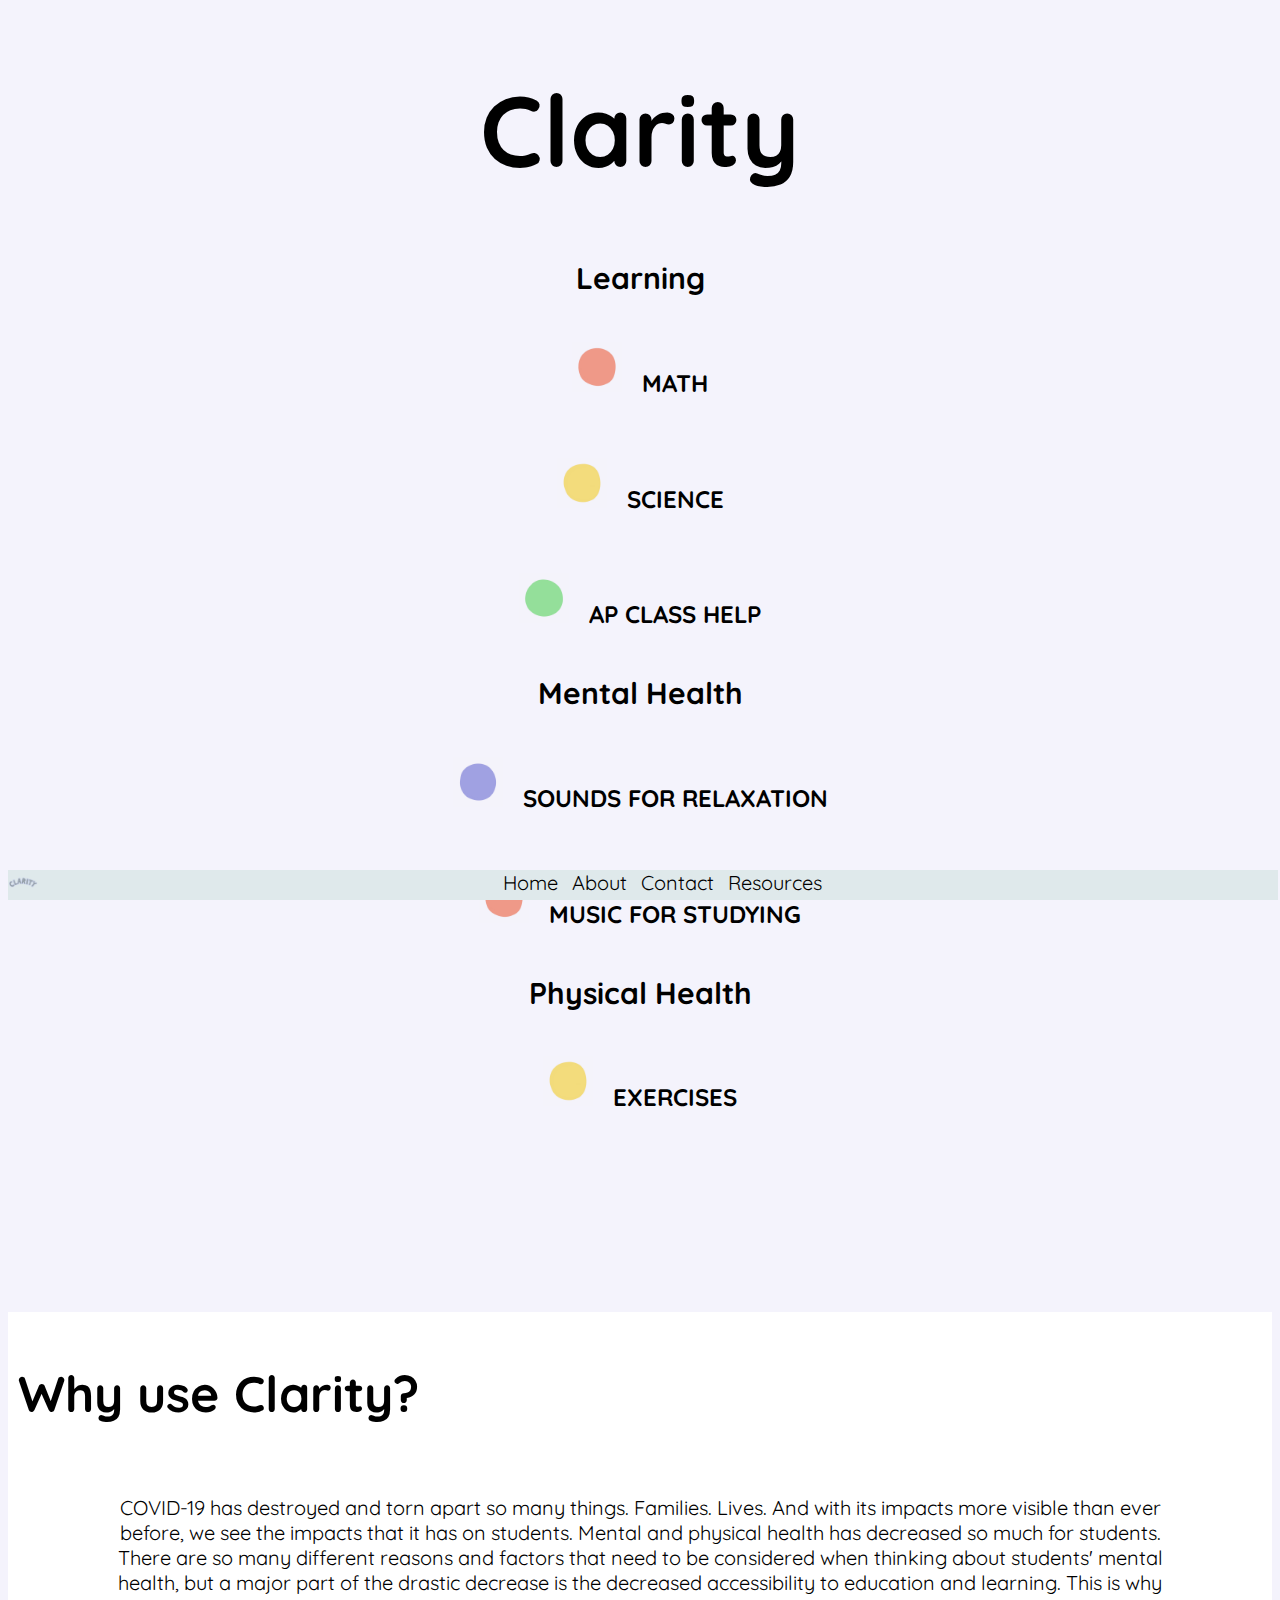
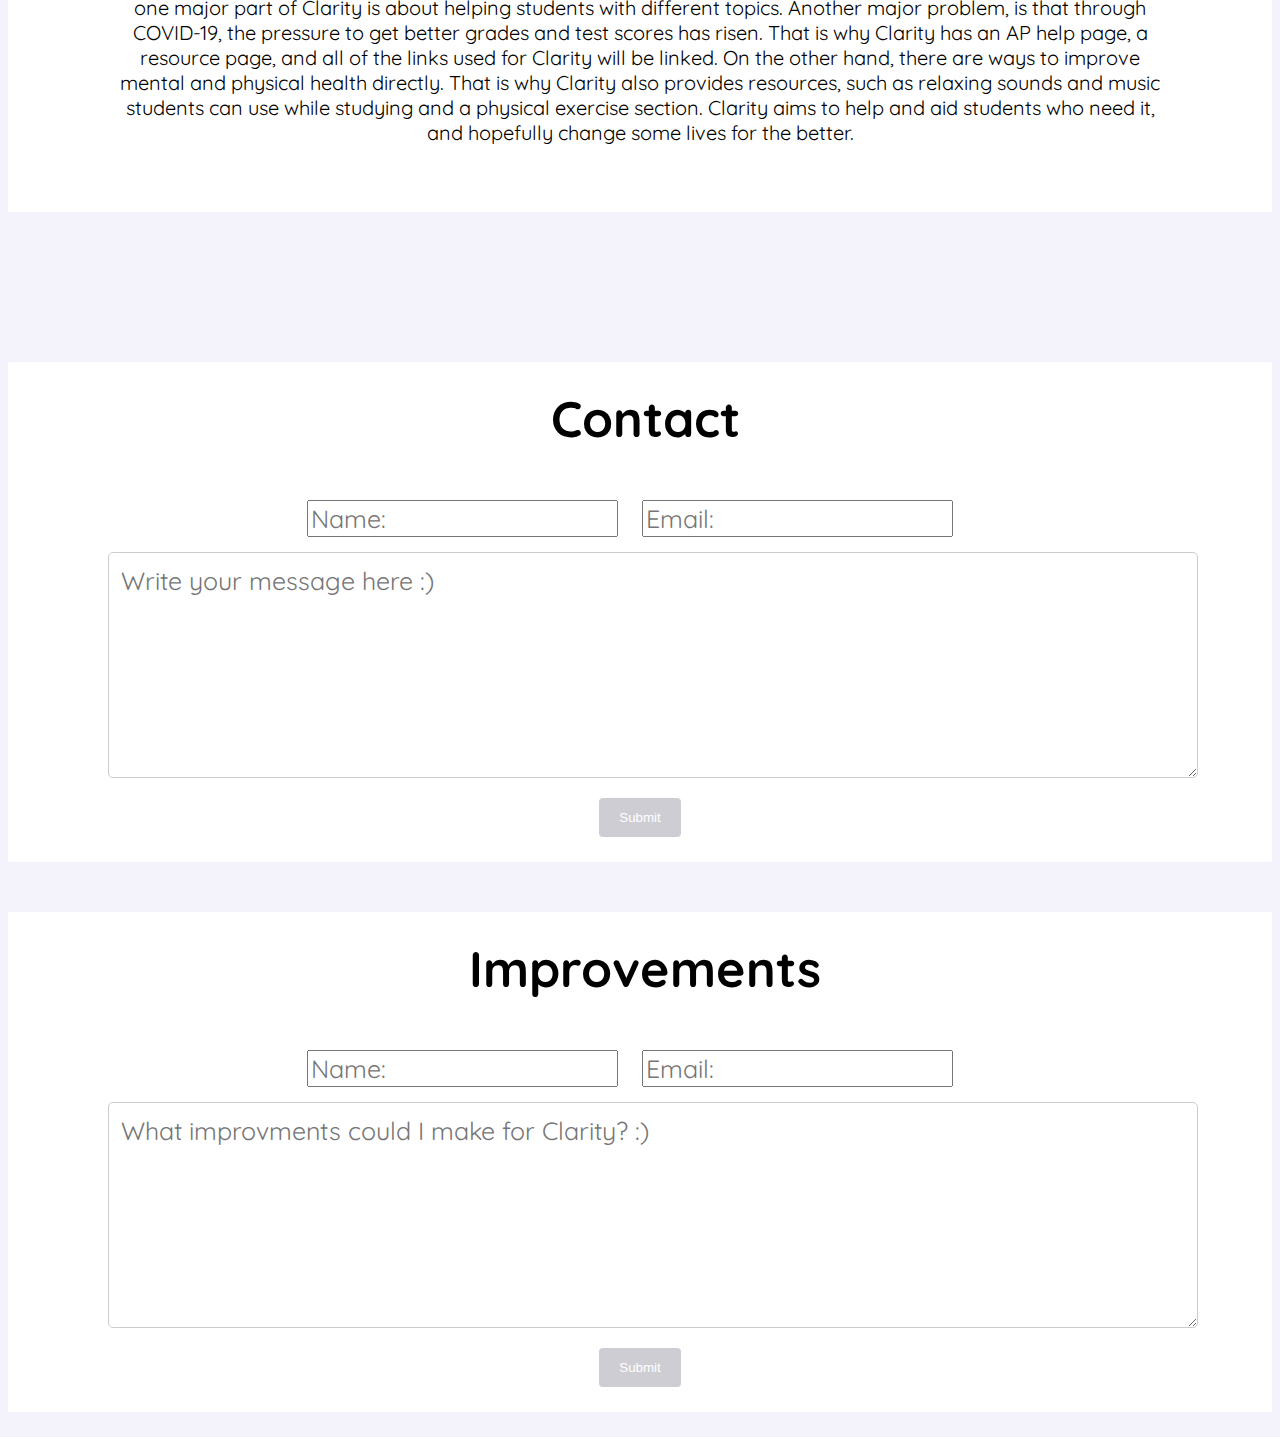
<file: Clarity/index.html>
<!DOCTYPE html>
<html>
	<head>
		<link rel="stylesheet" href="styles.css">
		<script type="module" src="script.js"></script>
		<title>Clarity</title>
		
		<link rel="preconnect" href="https://fonts.gstatic.com">
		<link href="https://fonts.googleapis.com/css2?family=Quicksand:wght@300&display=swap" rel="stylesheet">
		
		<link rel="preconnect" href="https://fonts.gstatic.com">
		<link href="https://fonts.googleapis.com/css2?family=Assistant:wght@200&family=Quicksand:wght@300&display=swap" rel="stylesheet">
		
		<meta name="viewport" content="width=device-width, initial-scale=1.0">
		
	</head>
	<body>
		
		<h1>Clarity</h1>
		
		<h2 id="heading" class="leadings">Learning</h2>
		
		<div class="buttonGroup">
			
			<a href="Math.html">
				<h2 class="options"><input type="image" src="RedDot.jpg" alt="Oops, something went wrong :(" height=50px width=50px>MATH</h2>
			</a>
			
			<br>
			<br>
			
			<a href="Science.html">
				<h2 class="options"><input type="image" src="YellowDot.jpg" alt="Oops, something went wrong :(" height=50px width=50px>SCIENCE</h2>
			</a>
			
			<br>
			<br>
			
			<a href="AP.html">
				<h2 class="options"><input type="image" src="GreenDot.jpg" alt="Oops, something went wrong :(" height=50px width=50px>AP CLASS HELP</h2>
			</a>
			
		</div>
		
		<h2 id="heading" class="leadings">Mental Health</h2>
		
		<div class="mentalHealthGroup">
			
			<a href="sounds.html">
				<h2 class="options"><input type="image" src="PurpleDot.jpg" alt="Oops, something went wrong :(" height=50px width=50px>SOUNDS FOR RELAXATION</h2>
			</a>
			
			<br>
			<br>
			
			<a href="music.html">
				<h2 class="options"><input type="image" src="RedDot.jpg" alt="Oops, something went wrong :(" height=50px width=50px>MUSIC FOR STUDYING</h2>
			</a>
			
		</div>
		
		<h2 id="heading" class="leadings">Physical Health</h2>
		
		<div class="physicalHealthGroup">
			
			<a href="exercises.html">
				<h2 class="options"><input type="image" src="YellowDot.jpg" alt="Oops, something went wrong :(" height=50px width=50px>EXERCISES</h2>
			</a>
			
		</div>
		
		<br>
		<br>
		<br>
		<br>
		<br>
		<br>
		<br>
		<br>
		<br>
		
		<div id="about">
		
			<h3>Why use Clarity?</h3>
			
			<br>
			
			<p>COVID-19 has destroyed and torn apart so many things. Families. Lives. And with its impacts more visible than ever before, we see the impacts that it has on students. Mental and physical health has decreased so much for students. There are so many different reasons and factors that need to be considered when thinking about students' mental health, but a major part of the drastic decrease is the decreased accessibility to education and learning. This is why one major part of Clarity is about helping students with different topics. Another major problem, is that through COVID-19, the pressure to get better grades and test scores has risen. That is why Clarity has an AP help page, a resource page, and all of the links used for Clarity will be linked. On the other hand, there are ways to improve mental and physical health directly. That is why Clarity also provides resources, such as relaxing sounds and music students can use while studying and a physical exercise section. Clarity aims to help and aid students who need it, and hopefully change some lives for the better. </p>
		
		</div>
		
		<br>
		<br>
		<br>
		<br>
		<br>
		
		<div id="contactstuff">
			
			<section id="contactSection">
				<h3 id="contactHeading">Contact</h3>
					<form id="contact" action='/survey/checkout' method='post' enctype="multipart/form-data">
						<input type="name" placeholder='Name:' required>
						<input type="email" placeholder='Email: ' required>
						<textarea placeholder='Write your message here :)' required></textarea>
						<button id="submit">Submit</button>
						<input type='hidden' name='redirecturl' value=''>
						<input type='hidden' name='survey' value='Contact'>
					</form>
			</section>
			
		</div>
		
		<div id="contactstuff">
			<section id="contactSection">
				<h3 id="contactHeading">Improvements</h3>
					<form id="contact" action='/survey/checkout' method='post' enctype="multipart/form-data">
						<input type="name" placeholder='Name:' required>
						<input type="email" placeholder='Email: ' required>
						<textarea placeholder='What improvments could I make for Clarity? :)' required></textarea>
						<button id="submit">Submit</button>
						<input type='hidden' name='redirecturl' value=''>
						<input type='hidden' name='survey' value='Contact'>
					</form>
			</section>
		</div>
		
		<div class="navbar">
			<img id="logoInBar" src="logo.jpg" width=30px height=30px>
			<a href="index.html" class="navigationButton">Home</a>
			<a href="about.html" class="navigationButton">About</a>
			<a href="contact.html" class="navigationButton">Contact</a>
			<a href="resources.html" class="navigationButton">Resources</a>
		</div>
		
	</body>
</html>
</file>
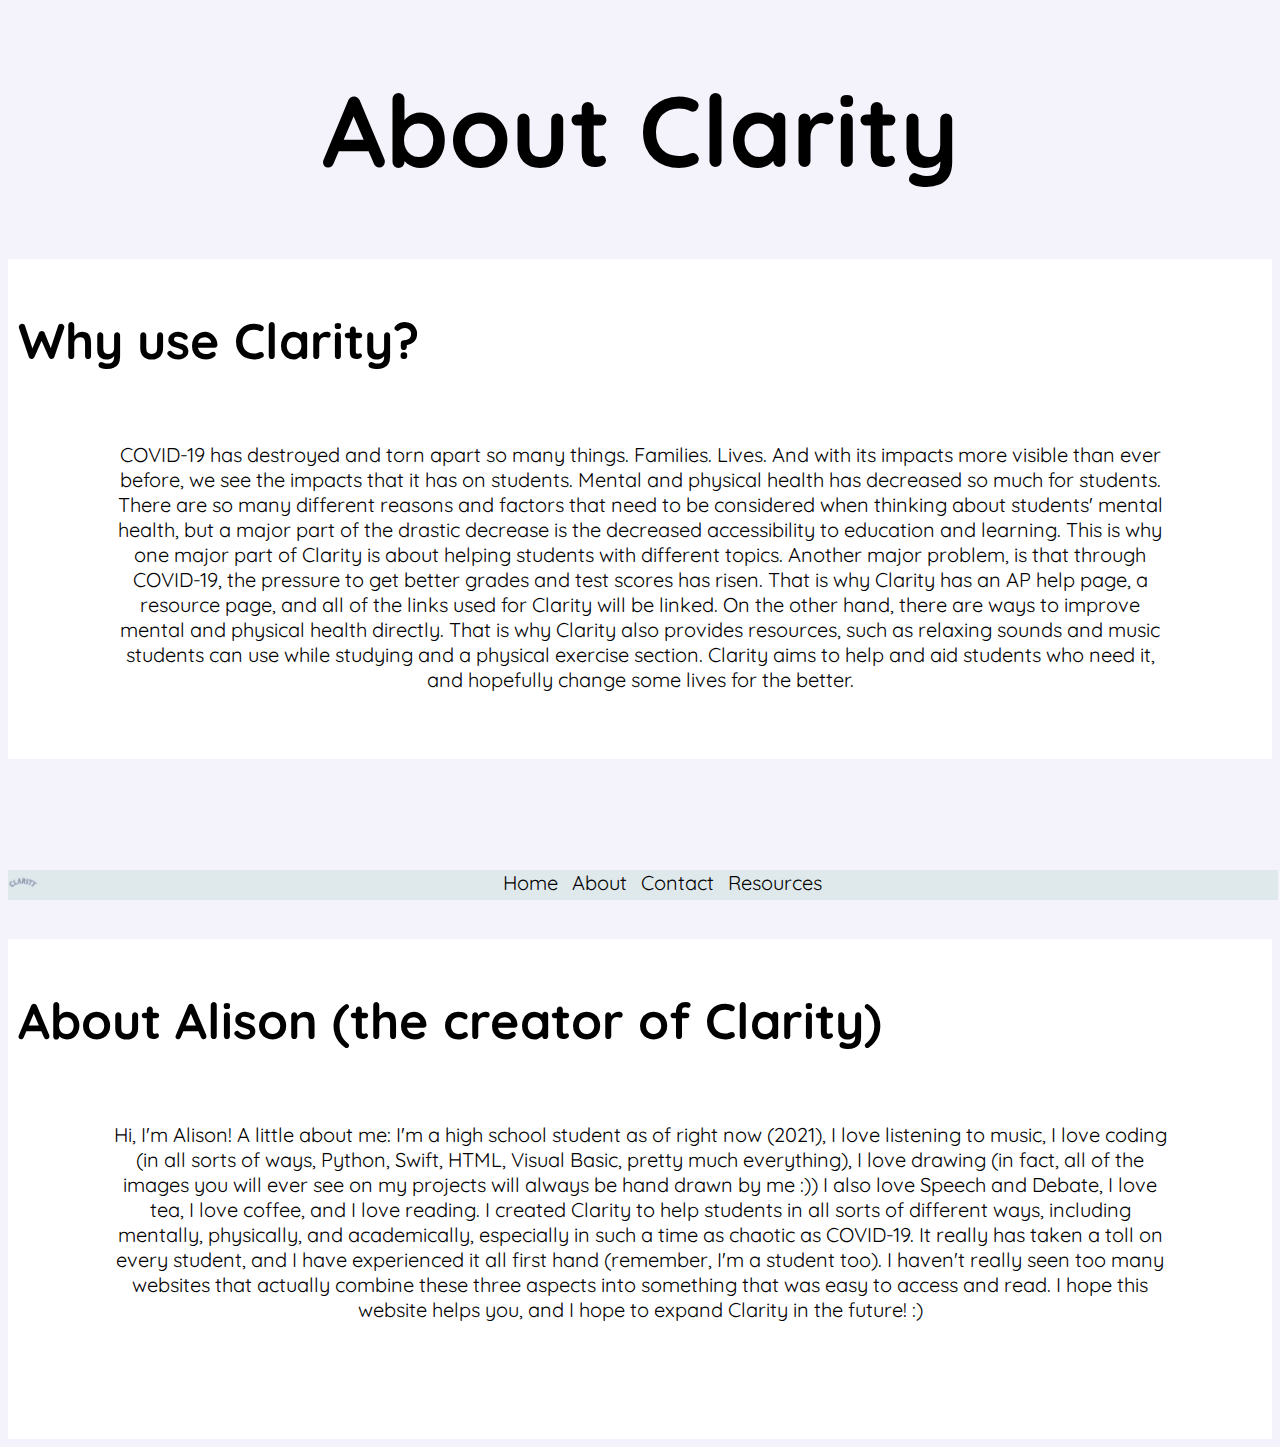
<file: Clarity/about.html>
<!DOCTYPE html>
<html>
	<head>
		
		<link rel="stylesheet" href="styles.css">
		<script type="module" src="script.js"></script>
		<title>About</title>
		
		<link rel="preconnect" href="https://fonts.gstatic.com">
		<link href="https://fonts.googleapis.com/css2?family=Quicksand:wght@300&display=swap" rel="stylesheet">
		
		<link rel="preconnect" href="https://fonts.gstatic.com">
		<link href="https://fonts.googleapis.com/css2?family=Assistant:wght@200&family=Quicksand:wght@300&display=swap" rel="stylesheet">
		
	</head>
	<body>
		
		<h1>About Clarity</h1>
		
		<div id="about">
		
			<h3>Why use Clarity?</h3>
			
			<br>
			
			<p>COVID-19 has destroyed and torn apart so many things. Families. Lives. And with its impacts more visible than ever before, we see the impacts that it has on students. Mental and physical health has decreased so much for students. There are so many different reasons and factors that need to be considered when thinking about students' mental health, but a major part of the drastic decrease is the decreased accessibility to education and learning. This is why one major part of Clarity is about helping students with different topics. Another major problem, is that through COVID-19, the pressure to get better grades and test scores has risen. That is why Clarity has an AP help page, a resource page, and all of the links used for Clarity will be linked. On the other hand, there are ways to improve mental and physical health directly. That is why Clarity also provides resources, such as relaxing sounds and music students can use while studying and a physical exercise section. Clarity aims to help and aid students who need it, and hopefully change some lives for the better. </p>
		
		</div>
		
		<br>
		<br>
		<br>
		<br>
		<br>
		<br>
		<br>
		<br>
		<br>
		
		<div id="about">
		
			<h3>About Alison (the creator of Clarity)</h3>
			
			<br>
			
			<p>Hi, I'm Alison! A little about me: I'm a high school student as of right now (2021), I love listening to music, I love coding (in all sorts of ways, Python, Swift, HTML, Visual Basic, pretty much everything), I love drawing (in fact, all of the images you will ever see on my projects will always be hand drawn by me :)) I also love Speech and Debate, I love tea, I love coffee, and I love reading. I created Clarity to help students in all sorts of different ways, including mentally, physically, and academically, especially in such a time as chaotic as COVID-19. It really has taken a toll on every student, and I have experienced it all first hand (remember, I'm a student too). I haven't really seen too many websites that actually combine these three aspects into something that was easy to access and read. I hope this website helps you, and I hope to expand Clarity in the future! :)</p>
		
		</div>
		
		<div class="navbar">
			<img id="logoInBar" src="logo.jpg" width=30px height=30px>
			<a href="index.html" class="navigationButton">Home</a>
			<a href="about.html" class="navigationButton">About</a>
			<a href="contact.html" class="navigationButton">Contact</a>
			<a href="resources.html" class="navigationButton">Resources</a>
		</div>
		
	</body>
</html>
</file>
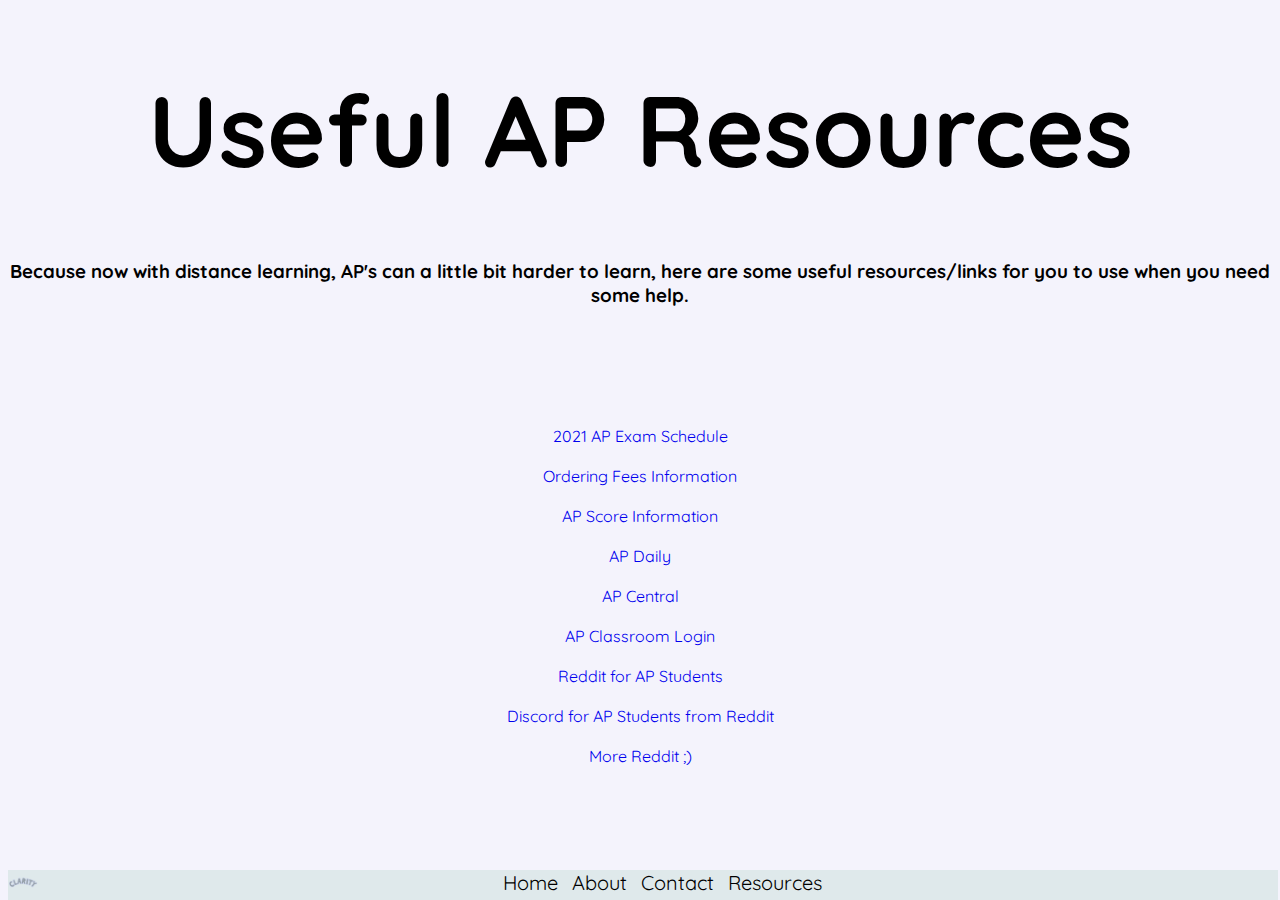
<file: Clarity/AP.html>
<!DOCTYPE html>
<html>
	<head>
		
		<link rel="stylesheet" href="styles.css">
		<script type="module" src="script.js"></script>
		<title>AP Help</title>
		
		<link rel="preconnect" href="https://fonts.gstatic.com">
		<link href="https://fonts.googleapis.com/css2?family=Quicksand:wght@300&display=swap" rel="stylesheet">
		
		<link rel="preconnect" href="https://fonts.gstatic.com">
		<link href="https://fonts.googleapis.com/css2?family=Assistant:wght@200&family=Quicksand:wght@300&display=swap" rel="stylesheet">
		
	</head>
	<body>
		
		<h1>Useful AP Resources</h1>
		
		<div class="buttonGroup">
			
			<h3>Because now with distance learning, AP's can a little bit harder to learn, here are some useful resources/links for you to use when you need some help.</h3>
			
			<br>
			<br>
			<br>
			<br>
			<br>
			
			<a href="https://apcentral.collegeboard.org/exam-administration-ordering-scores/exam-dates">
				2021 AP Exam Schedule</a>
			
			<br>
			<br>
			
			<a href="https://apcentral.collegeboard.org/exam-administration-ordering-scores/ordering-fees">
				Ordering Fees Information</a>
				
			<br>
			<br>
			
			<a href="https://apcentral.collegeboard.org/exam-administration-ordering-scores/scores">AP Score Information</a>
			
			<br>
			<br>
			
			<a href="https://apcentral.collegeboard.org/instructional-resources/ap-daily">AP Daily</a>
			
			<br>
			<br>
			
			<a href="https://apcentral.collegeboard.org/instructional-resources/ap-classroom">AP Central</a>
			
			<br>
			<br>
			
			<a href="https://apstudents.collegeboard.org/">AP Classroom Login</a>
			
			<br>
			<br>
			
			<a href="https://www.reddit.com/r/APStudents/">Reddit for AP Students</a>
			
			<br>
			<br>
			
			<a href="https://discord.com/invite/apstudents">Discord for AP Students from Reddit</a>
			
			<br>
			<br>
			
			<a href="https://www.reddit.com/r/APStudents/wiki/resources">More Reddit ;)</a>
			
		</div>
		
		<div class="navbar">
			<img id="logoInBar" src="logo.jpg" width=30px height=30px>
			<a href="index.html" class="navigationButton">Home</a>
			<a href="about.html" class="navigationButton">About</a>
			<a href="contact.html" class="navigationButton">Contact</a>
			<a href="resources.html" class="navigationButton">Resources</a>
		</div>
		
	</body>
</html>
</file>
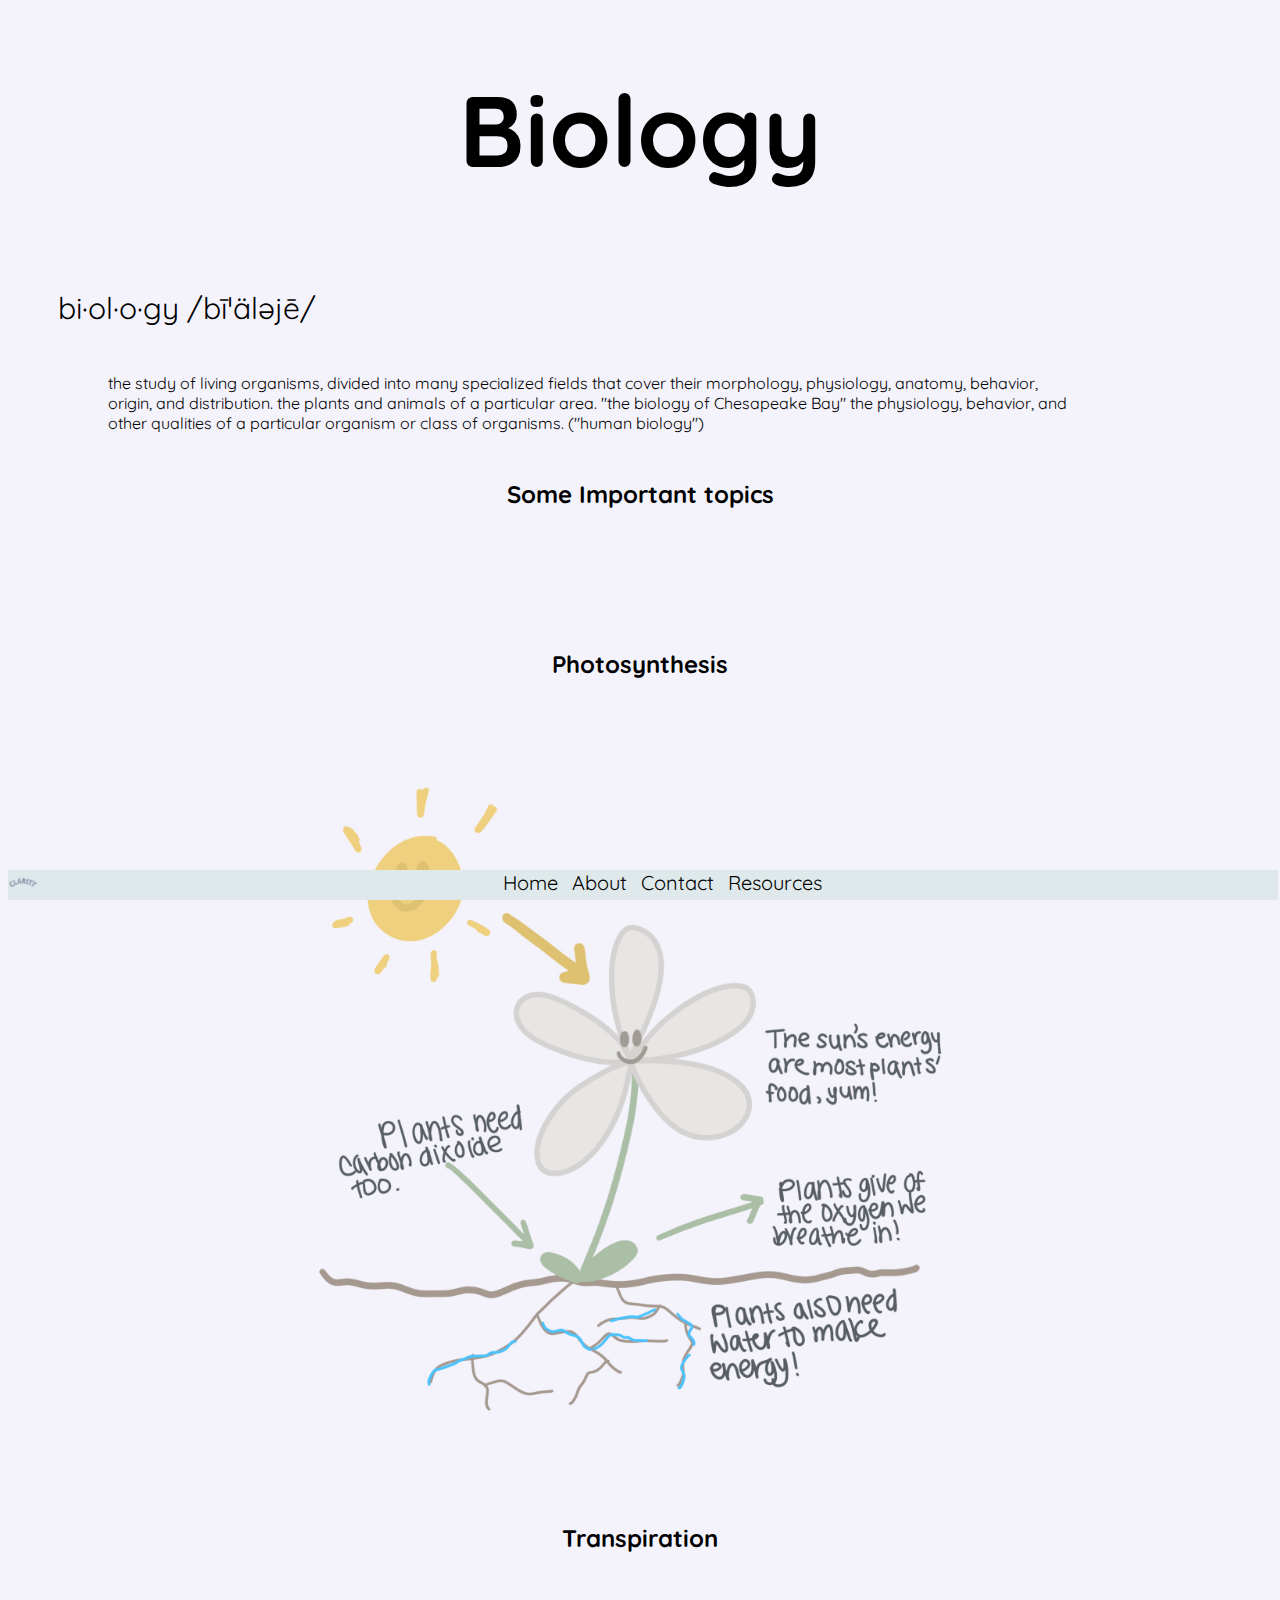
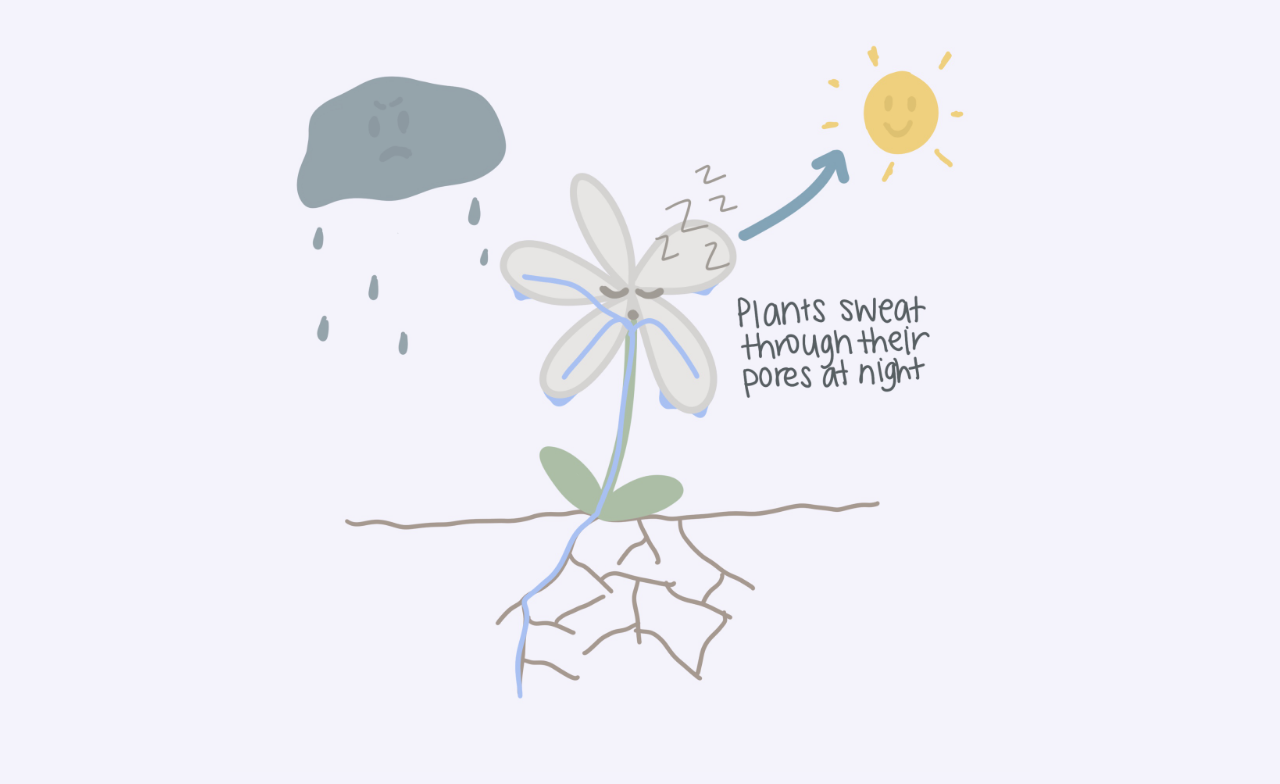
<file: Clarity/biology.html>
<!DOCTYPE html>
<html>

	<head>

		<link rel="stylesheet" href="styles.css">
		<script type="module" src="script.js"></script>
		<title>Biology Help</title>

		<link rel="preconnect" href="https://fonts.gstatic.com">
		<link href="https://fonts.googleapis.com/css2?family=Quicksand:wght@300&display=swap" rel="stylesheet">

		<link rel="preconnect" href="https://fonts.gstatic.com">
		<link href="https://fonts.googleapis.com/css2?family=Assistant:wght@200&family=Quicksand:wght@300&display=swap" rel="stylesheet">

	</head>

	<body>

		<h1 id="heading">Biology</h1>

		<p id="word">bi·ol·o·gy /bīˈäləjē/</p>
		<p id="def">the study of living organisms, divided into many specialized fields that cover their morphology, physiology, anatomy, behavior, origin, and distribution.
			the plants and animals of a particular area.
			"the biology of Chesapeake Bay"
			the physiology, behavior, and other qualities of a particular organism or class of
			organisms. ("human biology")</p>

		<br>
		<br>
		<br>
		<br>
		<br>
		<br>
		<br>
		<br>
		<br>
		<br>
		
		<div>
			
			<h2>Some Important topics</h2>

			<br>
			<br>
			<br>
			<br>
			<br>

			<h2>Photosynthesis</h2>
			
			<a href="https://www.youtube.com/watch?v=uixA8ZXx0KU&vl=en">
				<input type="image" src="photosynthesis.jpg" alt="Oops, something went wrong :(" height=800px width=800px>
				<br>
			</a>
			<h2>Transpiration</h2>
			<a href="https://www.youtube.com/watch?v=DGpPHrLF-5M">
				<input type="image" src="transpiration.jpg" alt="Oops, something went wrong :(" height=800px width=800px>
				<br>
			</a>
		</div>


		<div class="navbar">
			<img id="logoInBar" src="logo.jpg" width=30px height=30px>
			<a href="index.html" class="navigationButton">Home</a>
			<a href="about.html" class="navigationButton">About</a>
			<a href="contact.html" class="navigationButton">Contact</a>
			<a href="resources.html" class="navigationButton">Resources</a>
		</div>

	</body>

</html>
</file>
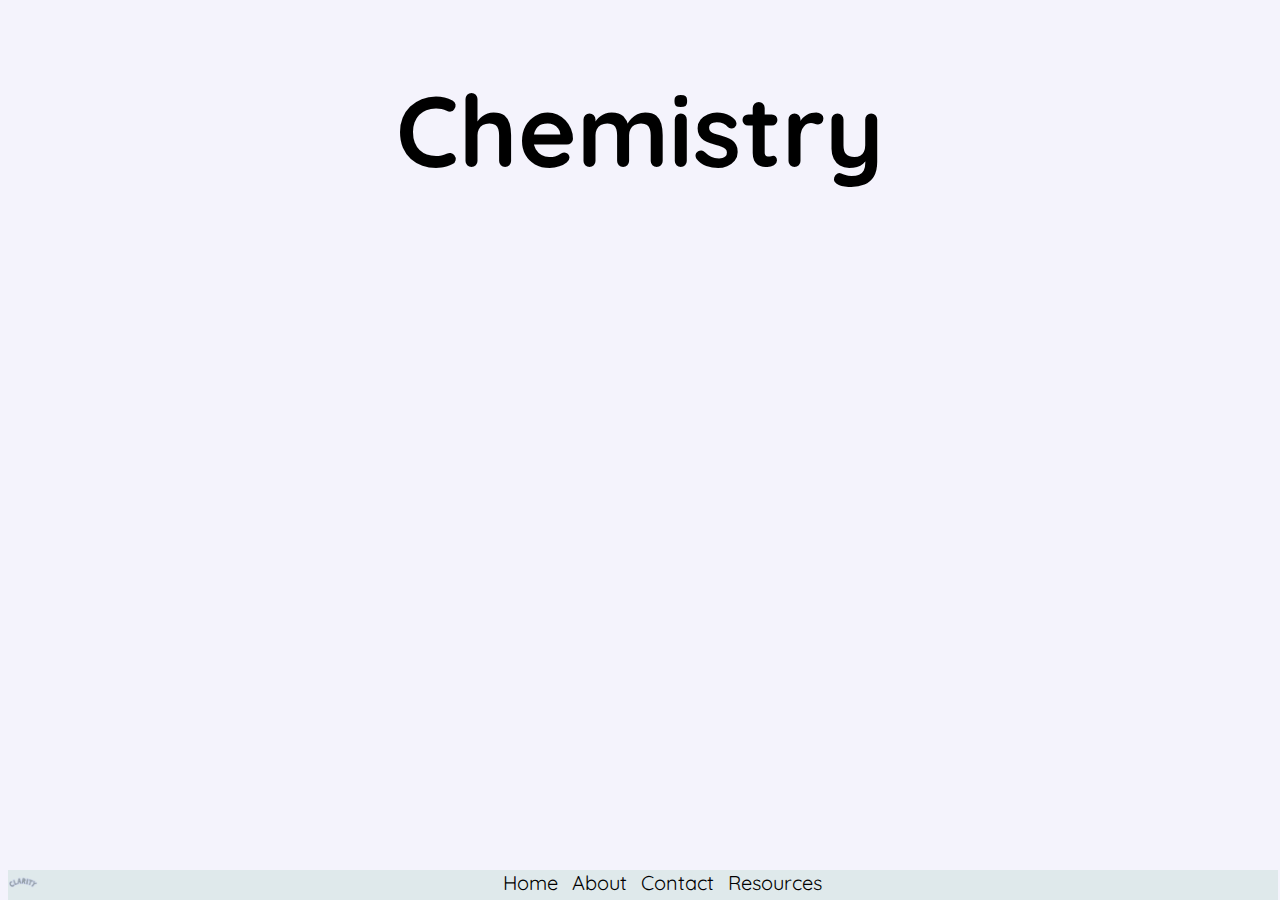
<file: Clarity/chemistry.html>
<!DOCTYPE html>
<html>
	<head>
		
		<link rel="stylesheet" href="styles.css">
		<script type="module" src="script.js"></script>
		<title>Chemistry Help</title>
		
		<link rel="preconnect" href="https://fonts.gstatic.com">
		<link href="https://fonts.googleapis.com/css2?family=Quicksand:wght@300&display=swap" rel="stylesheet">
		
		<link rel="preconnect" href="https://fonts.gstatic.com">
		<link href="https://fonts.googleapis.com/css2?family=Assistant:wght@200&family=Quicksand:wght@300&display=swap" rel="stylesheet">
		
	</head>
	<body>
		
		<h1>Chemistry</h1>
		
		<div class="navbar">
			<img id="logoInBar" src="logo.jpg" width=30px height=30px>
			<a href="index.html" class="navigationButton">Home</a>
			<a href="about.html" class="navigationButton">About</a>
			<a href="contact.html" class="navigationButton">Contact</a>
			<a href="resources.html" class="navigationButton">Resources</a>
		</div>
		
	</body>
</html>
</file>
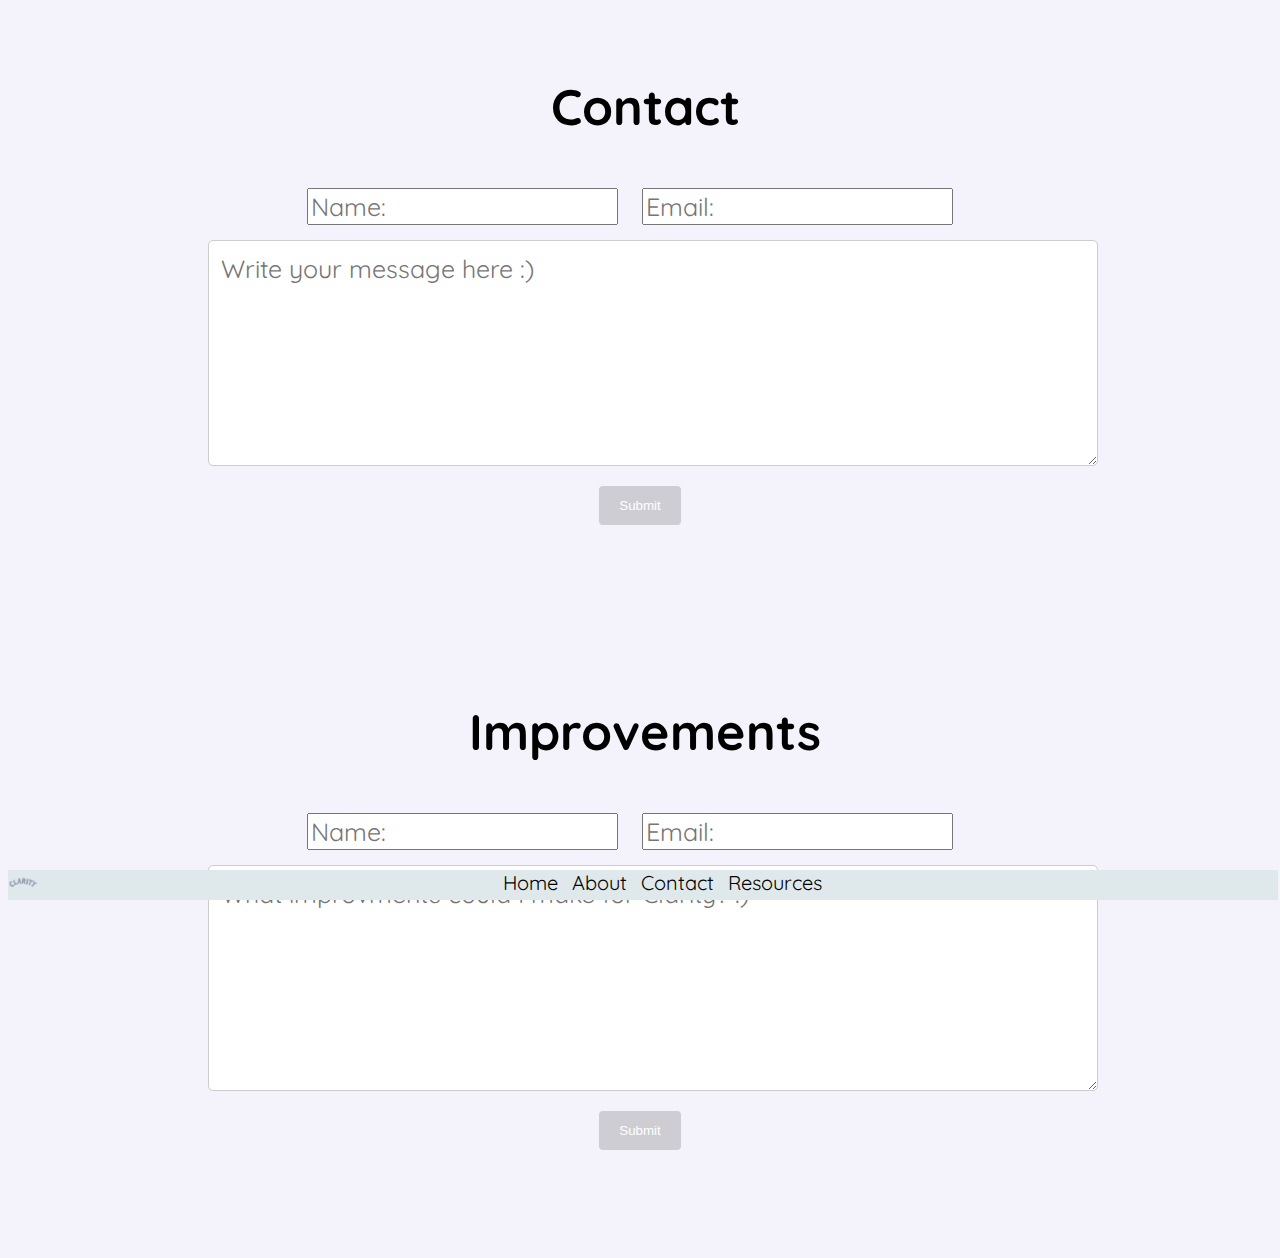
<file: Clarity/contact.html>
<!DOCTYPE html>
<html>
	<head>
		
		<link rel="stylesheet" href="styles.css">
		<script type="module" src="script.js"></script>
		<title>Resources</title>
		
		<link rel="preconnect" href="https://fonts.gstatic.com">
		<link href="https://fonts.googleapis.com/css2?family=Quicksand:wght@300&display=swap" rel="stylesheet">
		
		<link rel="preconnect" href="https://fonts.gstatic.com">
		<link href="https://fonts.googleapis.com/css2?family=Assistant:wght@200&family=Quicksand:wght@300&display=swap" rel="stylesheet">
		
	</head>
	<body>
		
		<div id="contactpg">
			<section id="contactSection">
				<h3 id="contactHeading">Contact</h3>
					<form id="contact" action='/survey/checkout' method='post' enctype="multipart/form-data">
						<input type="name" placeholder='Name:' required>
						<input type="email" placeholder='Email: ' required>
						<textarea placeholder='Write your message here :)' required></textarea>
						<button id="submit">Submit</button>
						<input type='hidden' name='redirecturl' value='thankyou.html'>
						<input type='hidden' name='survey' value='Contact'>
					</form>
			</section>
		</div>
		
		<div id="contactpg">
			<section id="contactSection">
				<h3 id="contactHeading">Improvements</h3>
					<form id="contact" action='/survey/checkout' method='post' enctype="multipart/form-data">
						<input type="name" placeholder='Name:' required>
						<input type="email" placeholder='Email: ' required>
						<textarea placeholder='What improvments could I make for Clarity? :)' required></textarea>
						<button id="submit">Submit</button>
						<input type='hidden' name='redirecturl' value='thankyou.html'>
						<input type='hidden' name='survey' value='Contact'>
					</form>
			</section>
		</div>
		
		<div class="navbar">
			<img id="logoInBar" src="logo.jpg" width=30px height=30px>
			<a href="index.html" class="navigationButton">Home</a>
			<a href="about.html" class="navigationButton">About</a>
			<a href="contact.html" class="navigationButton">Contact</a>
			<a href="resources.html" class="navigationButton">Resources</a>
		</div>
		
	</body>
</html>
</file>
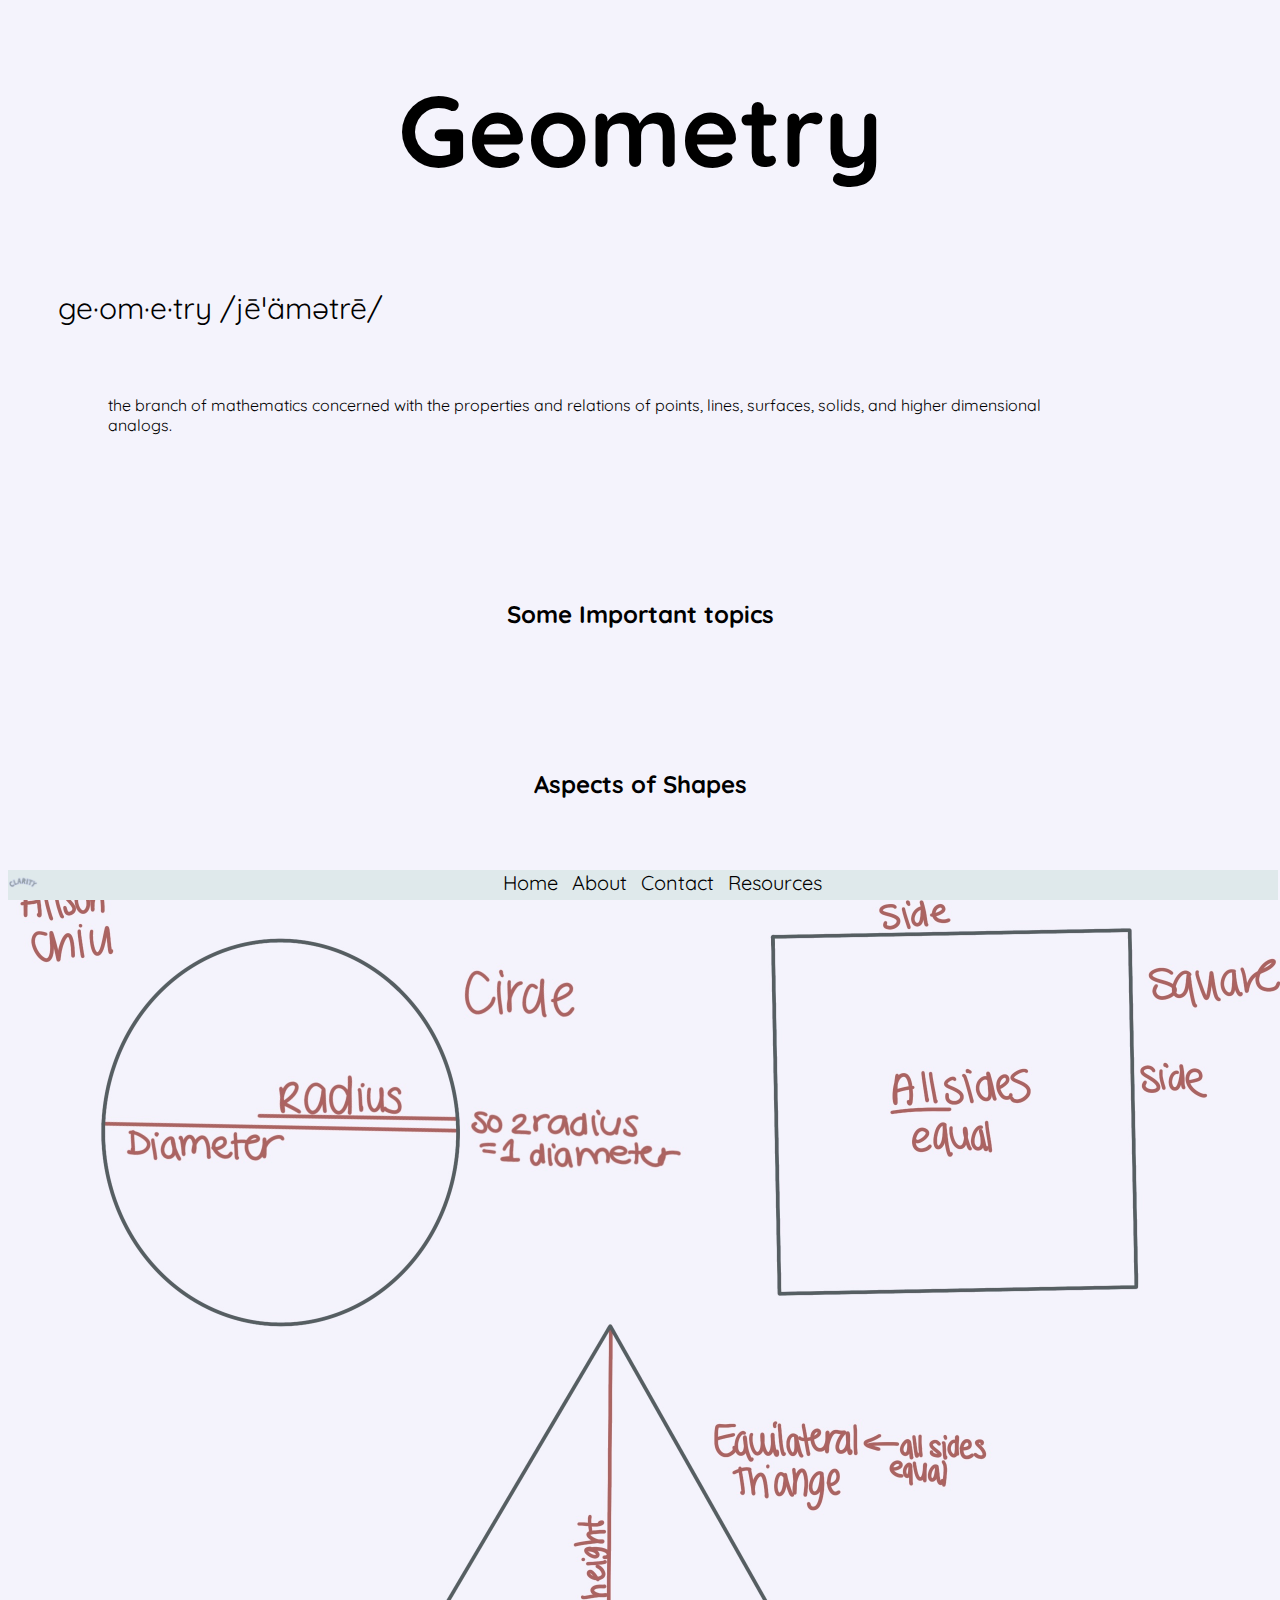
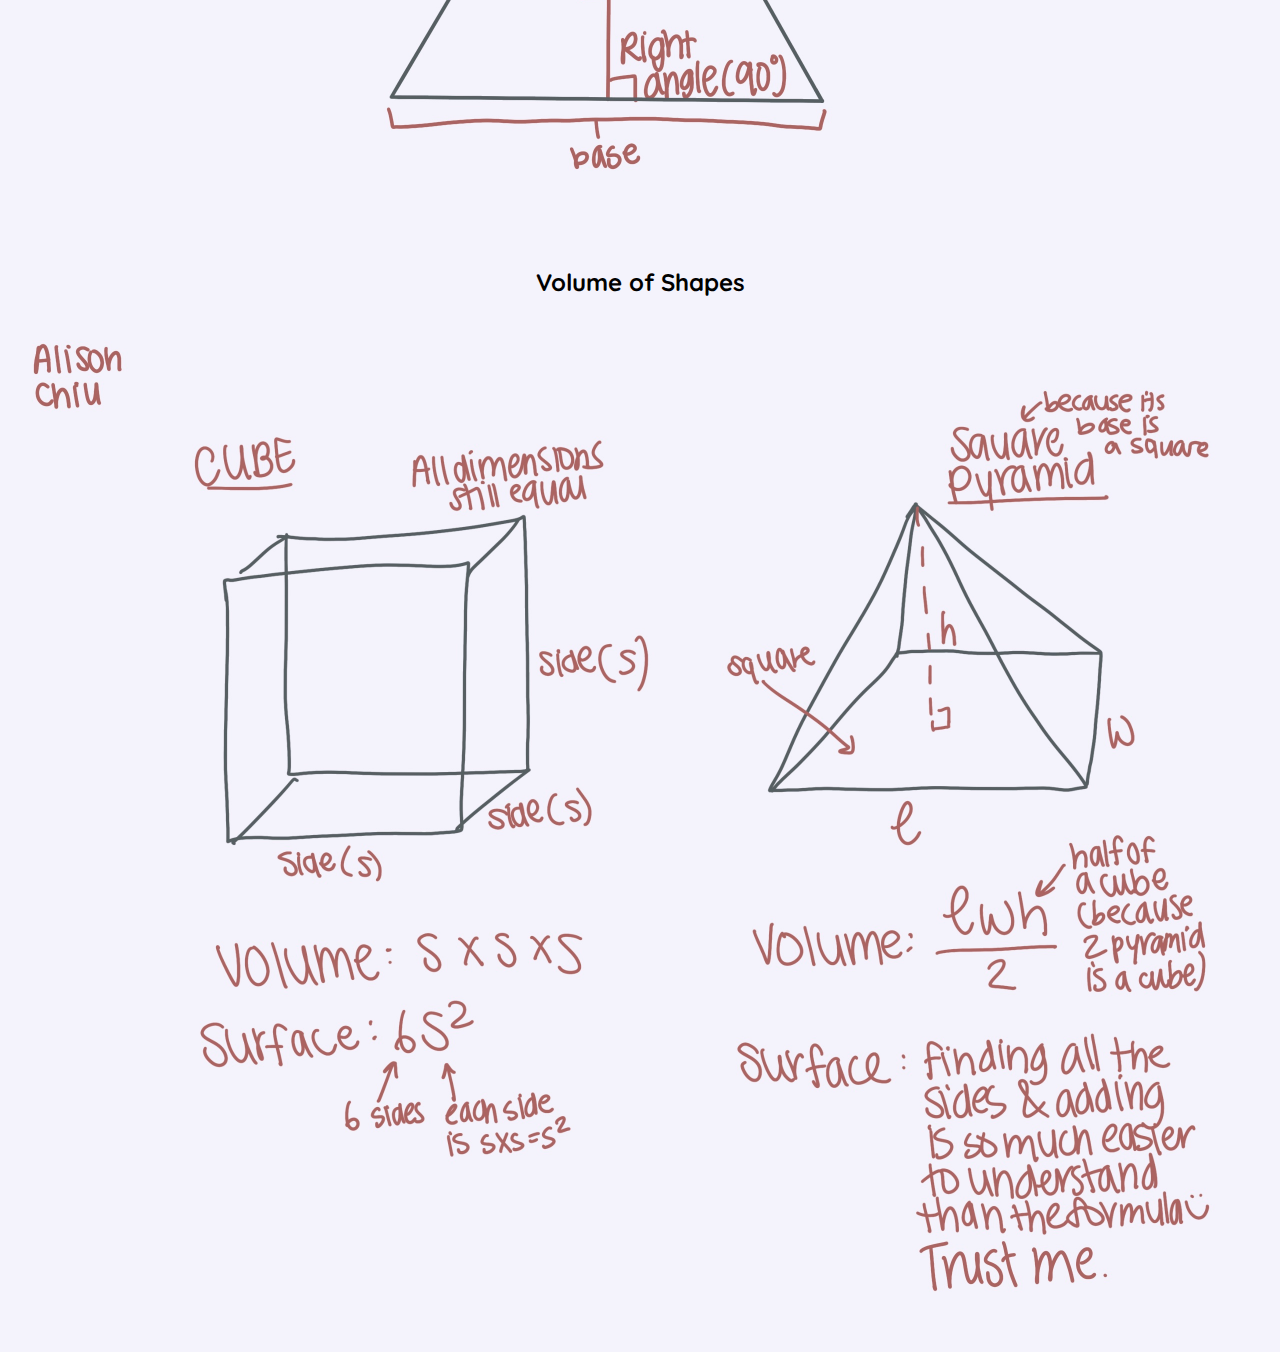
<file: Clarity/geometry.html>
<!DOCTYPE html>
<html>

	<head>

		<link rel="stylesheet" href="styles.css">
		<script type="module" src="script.js"></script>
		<title>Geometry Help</title>

		<link rel="preconnect" href="https://fonts.gstatic.com">
		<link href="https://fonts.googleapis.com/css2?family=Quicksand:wght@300&display=swap" rel="stylesheet">

		<link rel="preconnect" href="https://fonts.gstatic.com">
		<link href="https://fonts.googleapis.com/css2?family=Assistant:wght@200&family=Quicksand:wght@300&display=swap" rel="stylesheet">

	</head>

	<body>

		<h1 id="heading">Geometry</h1>

		<p id="word">ge·om·e·try /jēˈämətrē/</p>
		
		<br>
		<br>
		<br>
		<br>
		<br>
		<br>
		
		<p id="def">the branch of mathematics concerned with the properties and relations of points, lines, surfaces, solids, and higher dimensional analogs.</p>

		<br>
		<br>
		<br>
		<br>
		<br>
		<br>
		<br>
		<br>
		<br>
		<br>
		
		<div>
			
			<h2>Some Important topics</h2>

			<br>
			<br>
			<br>
			<br>
			<br>

			<h2>Aspects of Shapes</h2>
			
			<input type="image" src="labelmathstuff.jpg" alt="Oops, something went wrong :(" height=1024px width=1366px>
			<br>
			<h2>Volume of Shapes</h2>
			<a href="https://www.youtube.com/watch?v=qJwecTgce6c">
				<input type="image" src="volume.jpg" alt="Oops, something went wrong :(" height=1024px width=1366px>
				<br>
			</a>
		</div>


		<div class="navbar">
			<img id="logoInBar" src="logo.jpg" width=30px height=30px>
			<a href="index.html" class="navigationButton">Home</a>
			<a href="about.html" class="navigationButton">About</a>
			<a href="contact.html" class="navigationButton">Contact</a>
			<a href="resources.html" class="navigationButton">Resources</a>
		</div>

	</body>

</html>
</file>
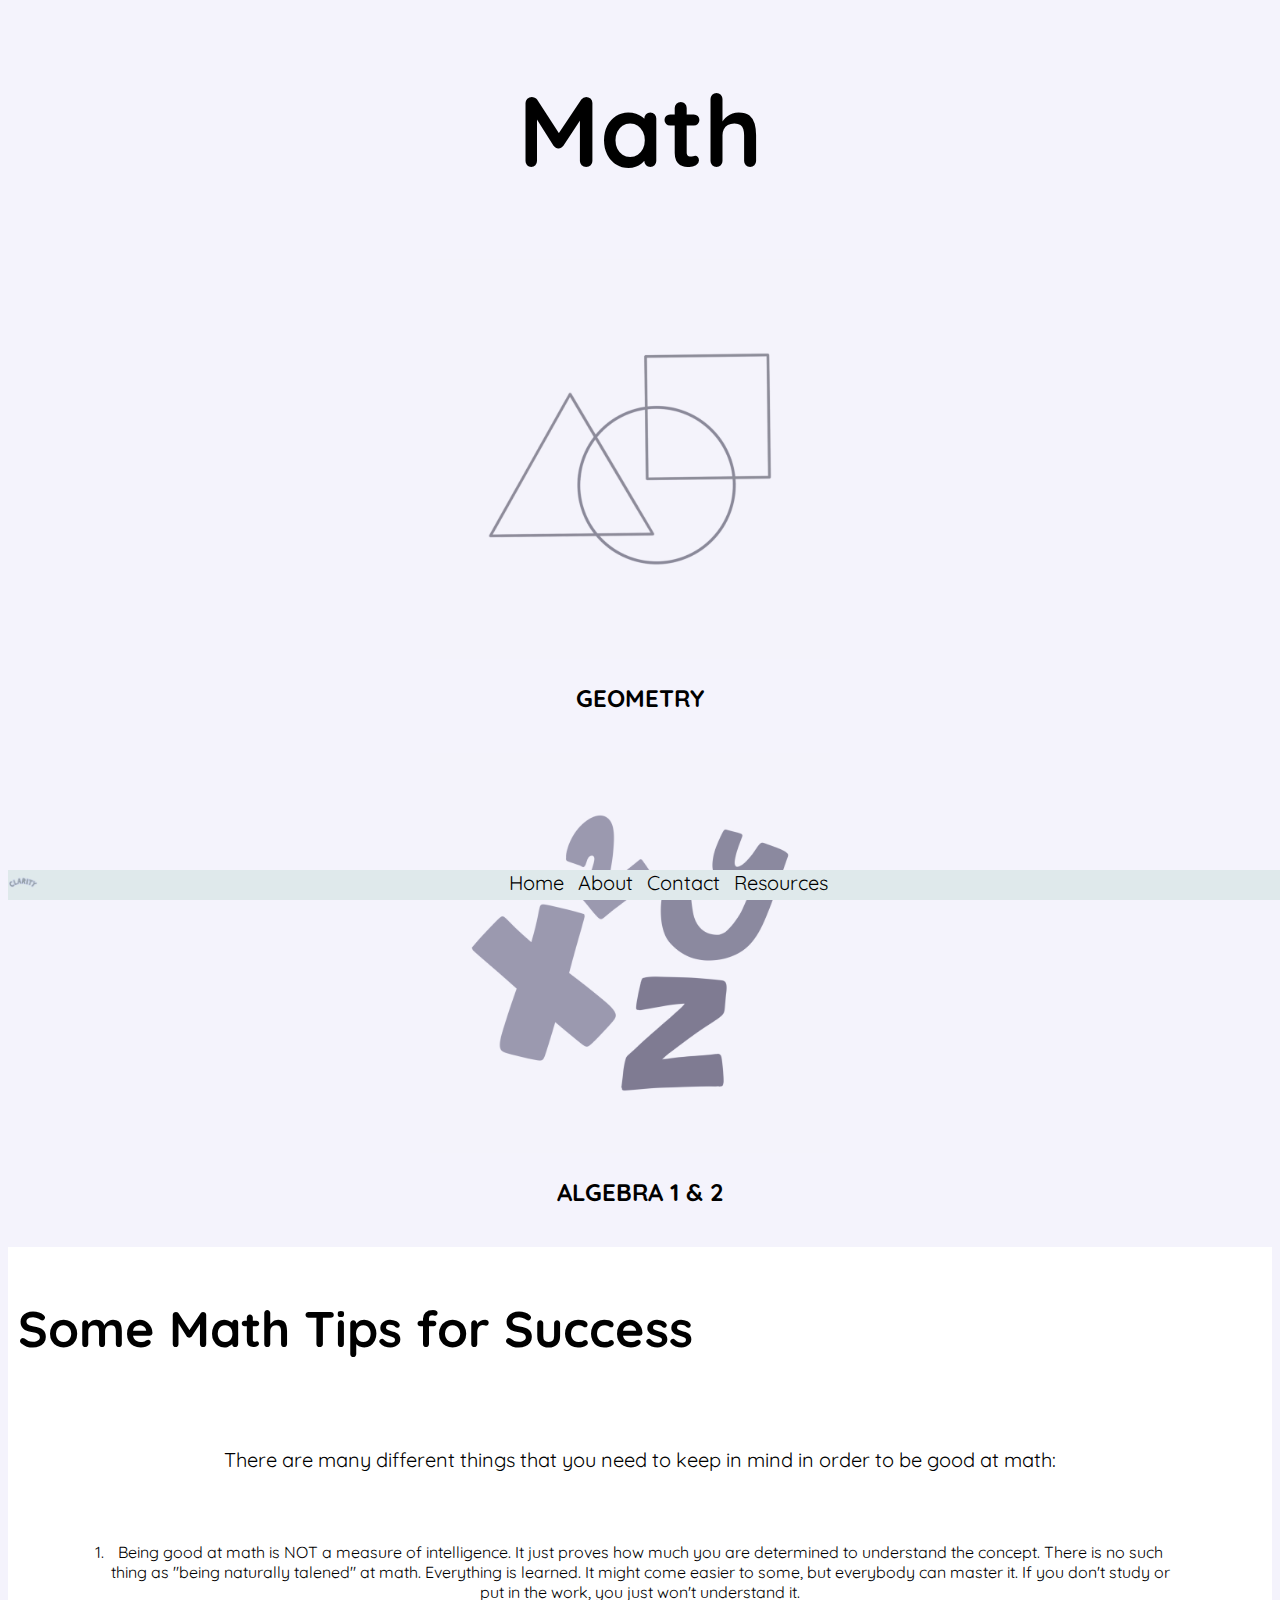
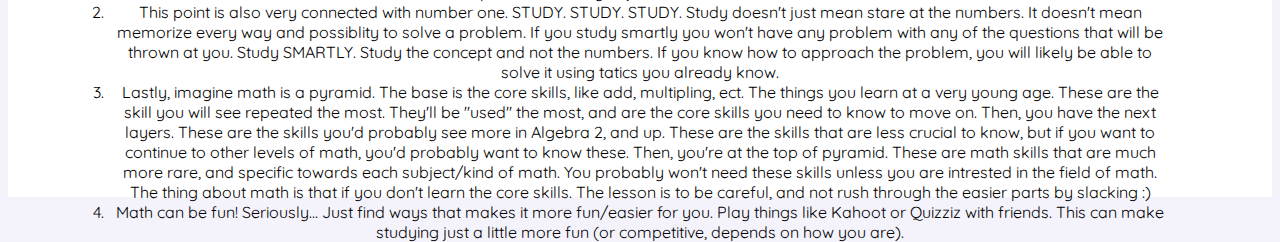
<file: Clarity/Math.html>
<!DOCTYPE html>
<html>
	<head>
		
		<link rel="stylesheet" href="mathStyle.css">
		<script type="module" src="script.js"></script>
		<title>Math Help</title>
		
		<link rel="preconnect" href="https://fonts.gstatic.com">
		<link href="https://fonts.googleapis.com/css2?family=Quicksand:wght@300&display=swap" rel="stylesheet">
		
		<link rel="preconnect" href="https://fonts.gstatic.com">
		<link href="https://fonts.googleapis.com/css2?family=Assistant:wght@200&family=Quicksand:wght@300&display=swap" rel="stylesheet">
		
	</head>
	<body>
		
		<h1>Math</h1>
		
		<div class="buttonGroup">
			
			<a href="geometry.html">
				<input type="image" src="geometry.jpg" alt="Oops, something went wrong :(" height=400px width=400px>
				<br>
				<h2 class="options">GEOMETRY</h2>
			</a>
			
			<br>
			<br>
			
			<a href="algebra.html">
				<input type="image" src="alg.jpg" alt="Oops, something went wrong :(" height=400px width=400px>
				<br>
				<h2 class="options">ALGEBRA 1 & 2</h2>
			</a>
			
		</div>
		
		
		
		<div id="someMathTips">
			<h3>Some Math Tips for Success</h3>
			
			<p>There are many different things that you need to keep in mind in order to be good at math:</p>
			
			<ol>
				<li>Being good at math is NOT a measure of intelligence. It just proves how much you are determined to understand the concept. There is no such thing as "being naturally talened" at math. Everything is learned. It might come easier to some, but everybody can master it. If you don't study or put in the work, you just won't understand it.</li>
				<li>This point is also very connected with number one. STUDY. STUDY. STUDY. Study doesn't just mean stare at the numbers. It doesn't mean memorize every way and possiblity to solve a problem. If you study smartly you won't have any problem with any of the questions that will be thrown at you. Study SMARTLY. Study the concept and not the numbers. If you know how to approach the problem, you will likely be able to solve it using tatics you already know.</li>
				<li>Lastly, imagine math is a pyramid. The base is the core skills, like add, multipling, ect. The things you learn at a very young age. These are the skill you will see repeated the most. They'll be "used" the most, and are the core skills you need to know to move on. Then, you have the next layers. These are the skills you'd probably see more in Algebra 2, and up. These are the skills that are less crucial to know, but if you want to continue to other levels of math, you'd probably want to know these. Then, you're at the top of pyramid. These are math skills that are much more rare, and specific towards each subject/kind of math. You probably won't need these skills unless you are intrested in the field of math. The thing about math is that if you don't learn the core skills. The lesson is to be careful, and not rush through the easier parts by slacking :)</li>
				<li>Math can be fun! Seriously... Just find ways that makes it more fun/easier for you. Play things like Kahoot or Quizziz with friends. This can make studying just a little more fun (or competitive, depends on how you are).
				</li>
			</ol>
		
		</div>
		
		<div class="navbar">
			<img id="logoInBar" src="logo.jpg" width=30px height=30px>
			<a href="index.html" class="navigationButton">Home</a>
			<a href="about.html" class="navigationButton">About</a>
			<a href="contact.html" class="navigationButton">Contact</a>
			<a href="resources.html" class="navigationButton">Resources</a>
		</div>
		
	</body>
</html>
</file>
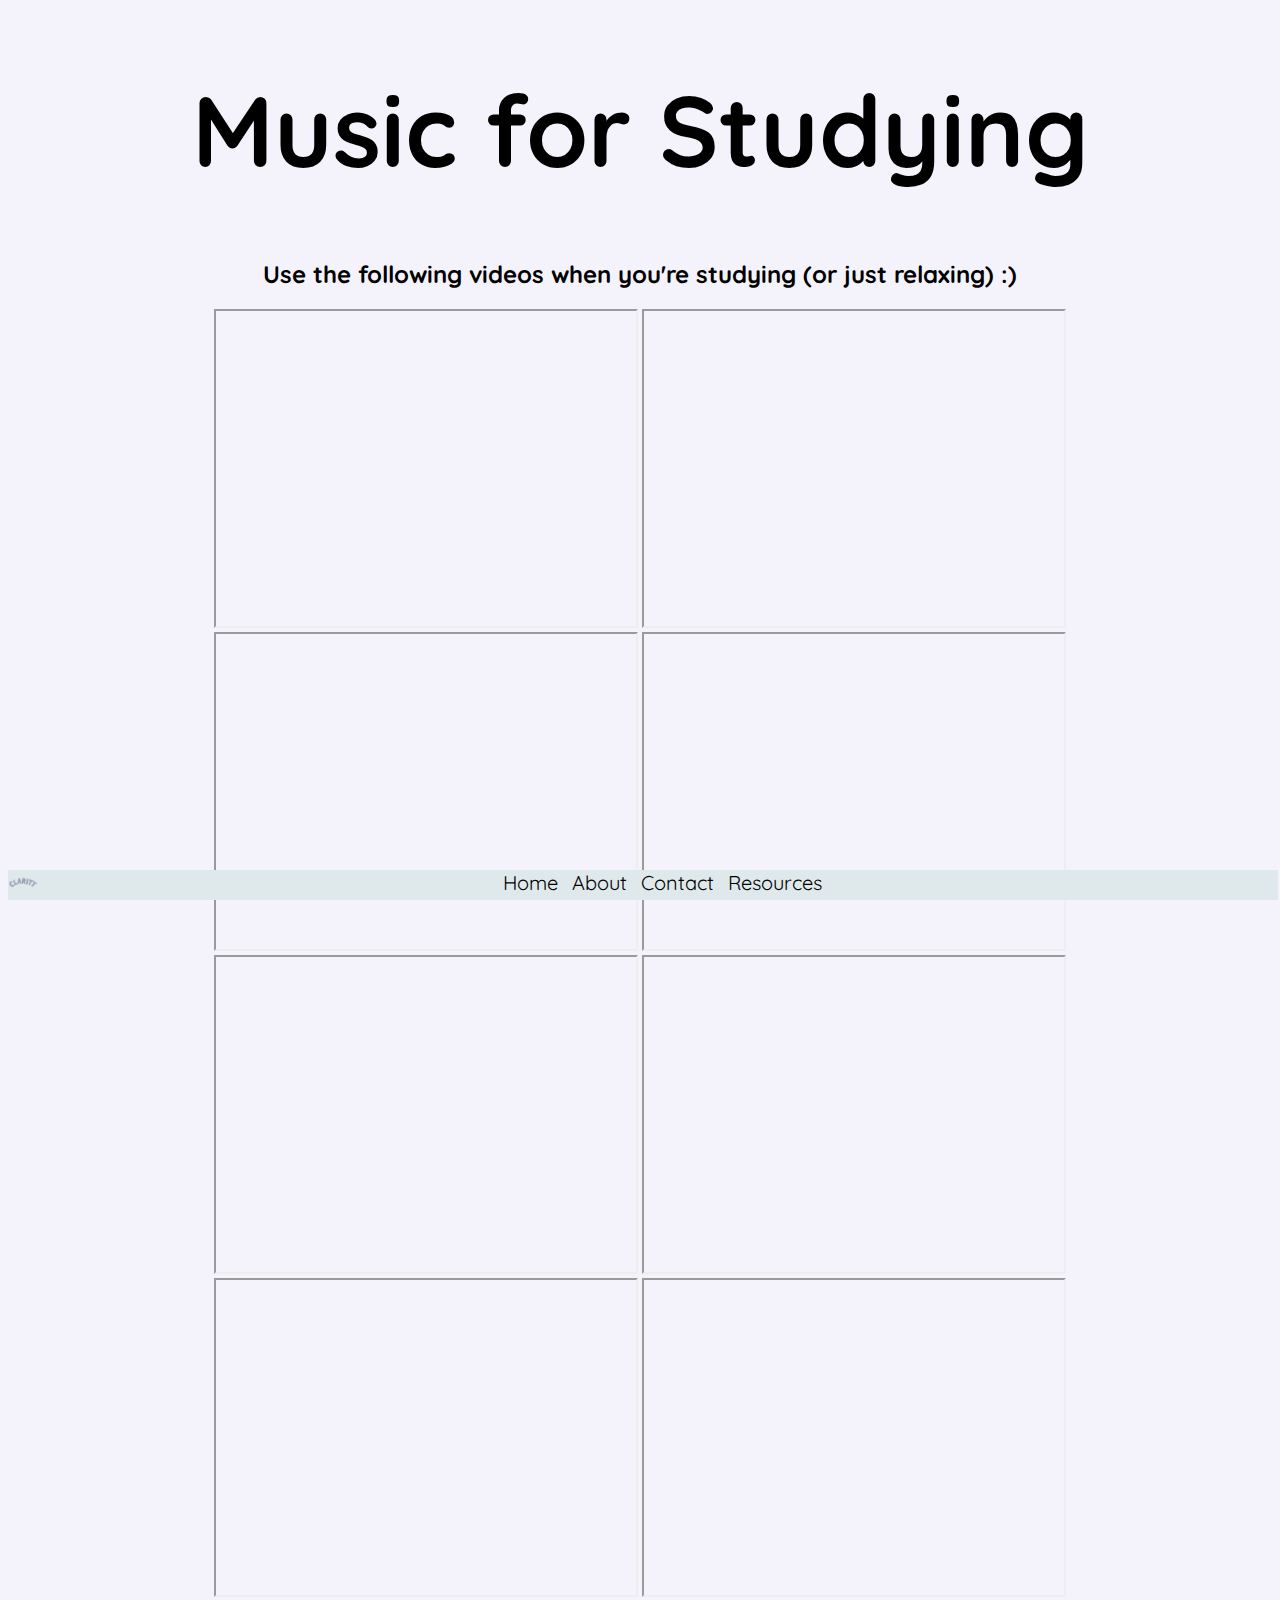
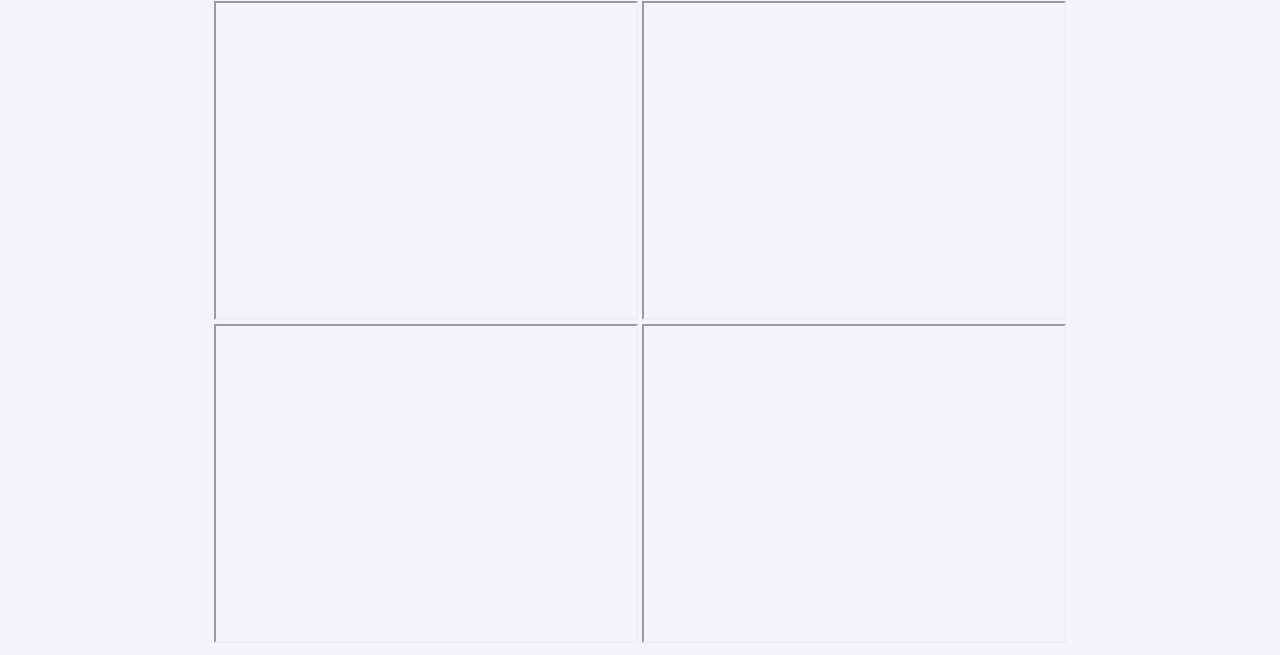
<file: Clarity/music.html>
<!DOCTYPE html>
<html>
	<head>
		
		<link rel="stylesheet" href="styles.css">
		<script type="module" src="script.js"></script>
		<title>Music for Studying</title>
		
		<link rel="preconnect" href="https://fonts.gstatic.com">
		<link href="https://fonts.googleapis.com/css2?family=Quicksand:wght@300&display=swap" rel="stylesheet">
		
		<link rel="preconnect" href="https://fonts.gstatic.com">
		<link href="https://fonts.googleapis.com/css2?family=Assistant:wght@200&family=Quicksand:wght@300&display=swap" rel="stylesheet">
		
	</head>
	<body>
		<h1>Music for Studying</h1>
		
		<div id="videos">
			<h2>Use the following videos when you're studying (or just relaxing) :)</h2>
			<iframe width="420" height="315" src="https://www.youtube.com/embed/5qap5aO4i9A"></iframe>
			<iframe width="420" height="315" src="https://www.youtube.com/embed/y7e-GC6oGhg"></iframe>
			<iframe width="420" height="315" src="https://www.youtube.com/embed/BMuknRb7woc"></iframe>
			<iframe width="420" height="315" src="https://www.youtube.com/embed/VB6SIKl8Md0"></iframe>
			<iframe width="420" height="315" src="https://www.youtube.com/embed/Y-JQ-RCyPpQ"></iframe>
			<iframe width="420" height="315" src="https://www.youtube.com/embed/BMuknRb7woc"></iframe>
			<iframe width="420" height="315" src="https://www.youtube.com/embed/lTRiuFIWV54"></iframe>
			<iframe width="420" height="315" src="https://www.youtube.com/embed/38LMlhYiQzc"></iframe>
			<iframe width="420" height="315" src="https://www.youtube.com/embed/a4fv-BtzNmY"></iframe>
			<iframe width="420" height="315" src="https://www.youtube.com/embed/HSOtku1j600"></iframe>
			<iframe width="420" height="315" src="https://www.youtube.com/embed/mUeZDu9rBH8"></iframe>
			<iframe width="420" height="315" src="https://www.youtube.com/embed/jgpJVI3tDbY"></iframe>
		</div>
		
		<div class="navbar">
			<img id="logoInBar" src="logo.jpg" width=30px height=30px>
			<a href="index.html" class="navigationButton">Home</a>
			<a href="about.html" class="navigationButton">About</a>
			<a href="contact.html" class="navigationButton">Contact</a>
			<a href="resources.html" class="navigationButton">Resources</a>
		</div>
		
	</body>
</html>
</file>
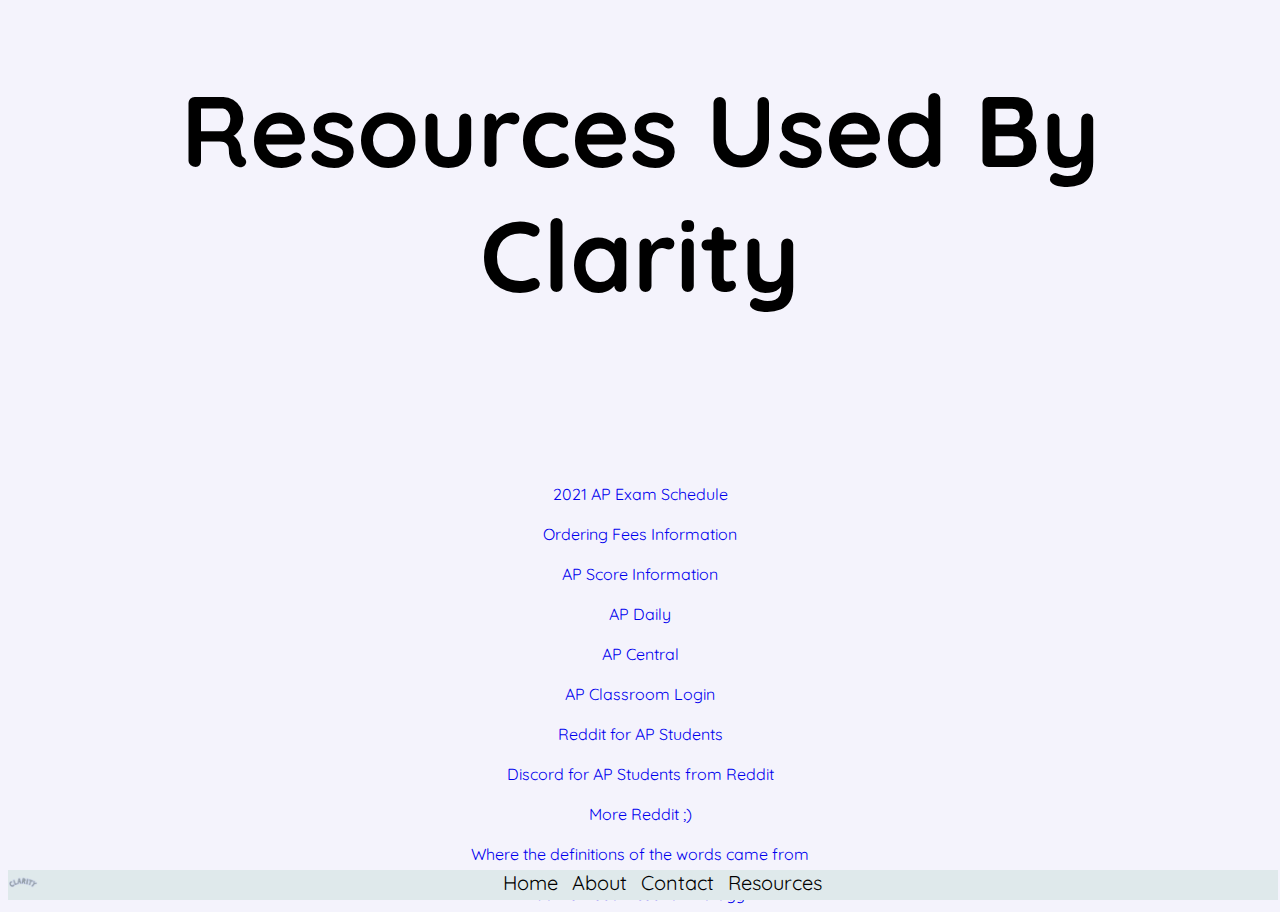
<file: Clarity/resources.html>
<!DOCTYPE html>
<html>
	<head>
		
		<link rel="stylesheet" href="styles.css">
		<script type="module" src="script.js"></script>
		<title>Resources</title>
		
		<link rel="preconnect" href="https://fonts.gstatic.com">
		<link href="https://fonts.googleapis.com/css2?family=Quicksand:wght@300&display=swap" rel="stylesheet">
		
		<link rel="preconnect" href="https://fonts.gstatic.com">
		<link href="https://fonts.googleapis.com/css2?family=Assistant:wght@200&family=Quicksand:wght@300&display=swap" rel="stylesheet">
		
	</head>
	<body>
		
		<h1>Resources Used By Clarity</h1>
		
		<div class="buttonGroup">
			
			<br>
			<br>
			<br>
			<br>
			<br>
			
			<a href="https://apcentral.collegeboard.org/exam-administration-ordering-scores/exam-dates">
				2021 AP Exam Schedule</a>
			
			<br>
			<br>
			
			<a href="https://apcentral.collegeboard.org/exam-administration-ordering-scores/ordering-fees">
				Ordering Fees Information</a>
				
			<br>
			<br>
			
			<a href="https://apcentral.collegeboard.org/exam-administration-ordering-scores/scores">AP Score Information</a>
			
			<br>
			<br>
			
			<a href="https://apcentral.collegeboard.org/instructional-resources/ap-daily">AP Daily</a>
			
			<br>
			<br>
			
			<a href="https://apcentral.collegeboard.org/instructional-resources/ap-classroom">AP Central</a>
			
			<br>
			<br>
			
			<a href="https://apstudents.collegeboard.org/">AP Classroom Login</a>
			
			<br>
			<br>
			
			<a href="https://www.reddit.com/r/APStudents/">Reddit for AP Students</a>
			
			<br>
			<br>
			
			<a href="https://discord.com/invite/apstudents">Discord for AP Students from Reddit</a>
			
			<br>
			<br>
			
			<a href="https://www.reddit.com/r/APStudents/wiki/resources">More Reddit ;)</a>
			
			<br>
			<br>
			
			<a href="https://languages.oup.com/">Where the definitions of the words came from</a>
			
			<br>
			<br>
			
			<a href="https://byjus.com/biology/25-important-topics-in-biology/">Some Resources for Biology</a>
			
		</div>
		
		<div class="navbar">
			<img id="logoInBar" src="logo.jpg" width=30px height=30px>
			<a href="index.html" class="navigationButton">Home</a>
			<a href="about.html" class="navigationButton">About</a>
			<a href="contact.html" class="navigationButton">Contact</a>
			<a href="resources.html" class="navigationButton">Resources</a>
		</div>
		
	</body>
</html>
</file>
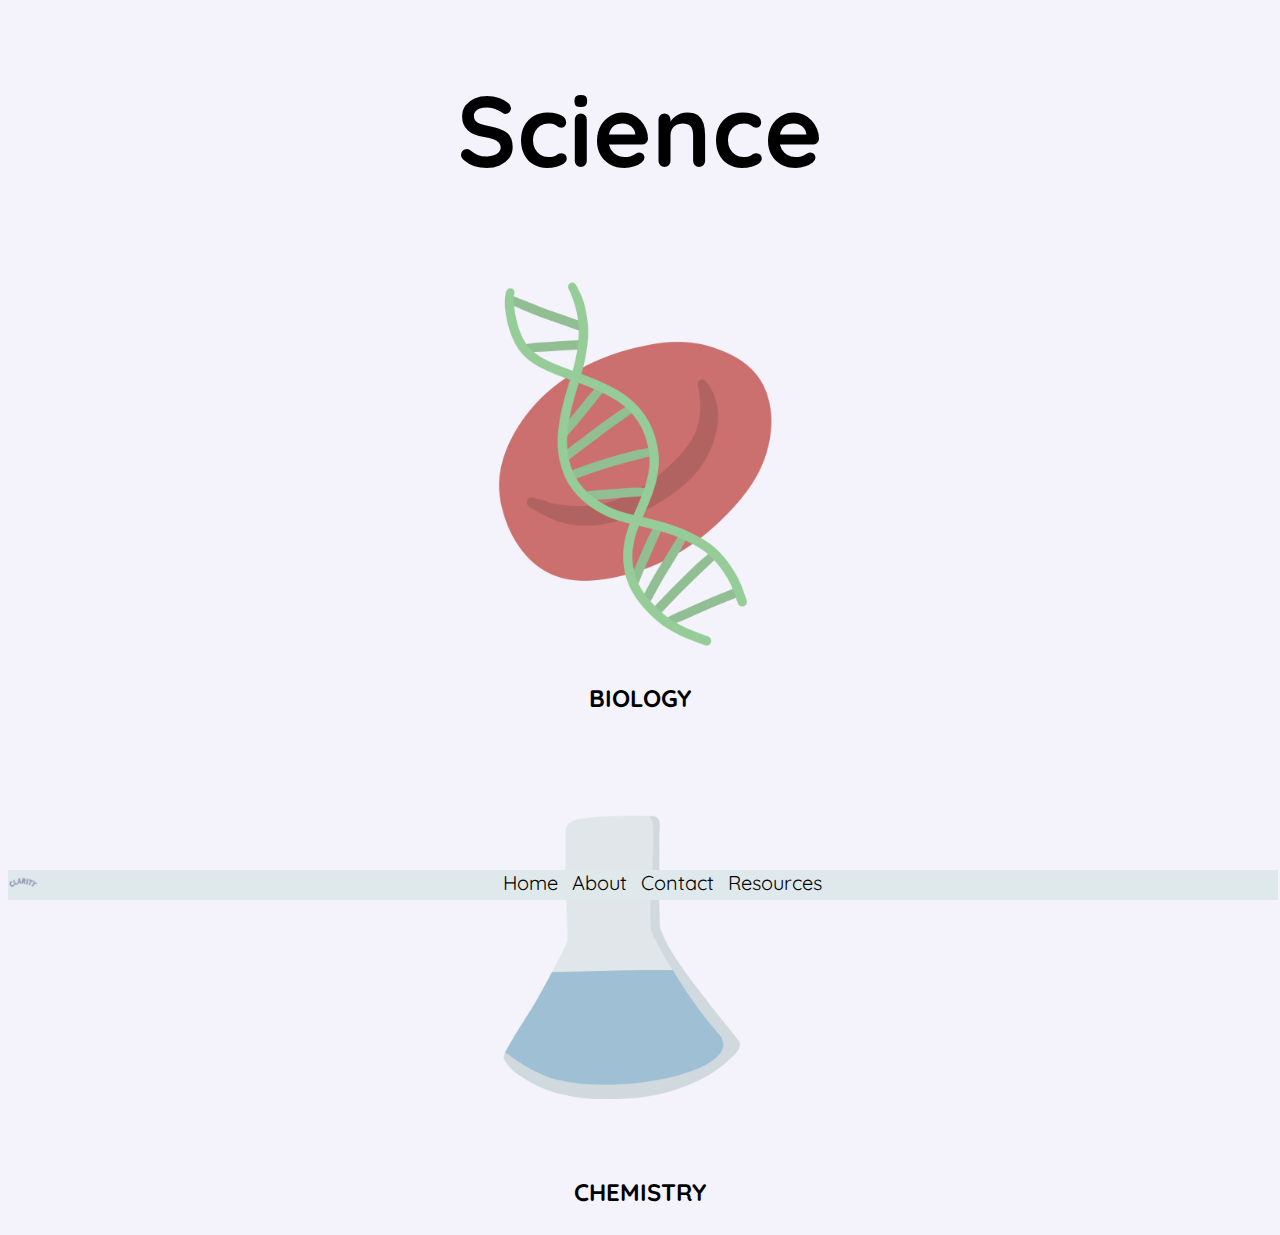
<file: Clarity/Science.html>
<!DOCTYPE html>
<html>
	<head>
		
		<link rel="stylesheet" href="styles.css">
		<script type="module" src="script.js"></script>
		<title>Science Help</title>
		
		<link rel="preconnect" href="https://fonts.gstatic.com">
		<link href="https://fonts.googleapis.com/css2?family=Quicksand:wght@300&display=swap" rel="stylesheet">
		
		<link rel="preconnect" href="https://fonts.gstatic.com">
		<link href="https://fonts.googleapis.com/css2?family=Assistant:wght@200&family=Quicksand:wght@300&display=swap" rel="stylesheet">
		
	</head>
	<body>
		
		<h1>Science</h1>
		
		<div class="buttonGroup">
			
			<a href="biology.html">
				<input type="image" src="biology.jpg" alt="Oops, something went wrong :(" height=400px width=400px>
				<br>
				<h2 class="options">BIOLOGY</h2>
			</a>
			
			<br>
			<br>
			
			<a href="chemistry.html">
				<input type="image" src="chemistry.jpg" alt="Oops, something went wrong :(" height=400px width=400px>
				<br>
				<h2 class="options">CHEMISTRY</h2>
			</a>
			
		</div>
		
		<div class="navbar">
			<img id="logoInBar" src="logo.jpg" width=30px height=30px>
			<a href="index.html" class="navigationButton">Home</a>
			<a href="about.html" class="navigationButton">About</a>
			<a href="contact.html" class="navigationButton">Contact</a>
			<a href="resources.html" class="navigationButton">Resources</a>
		</div>
		
	</body>
</html>
</file>
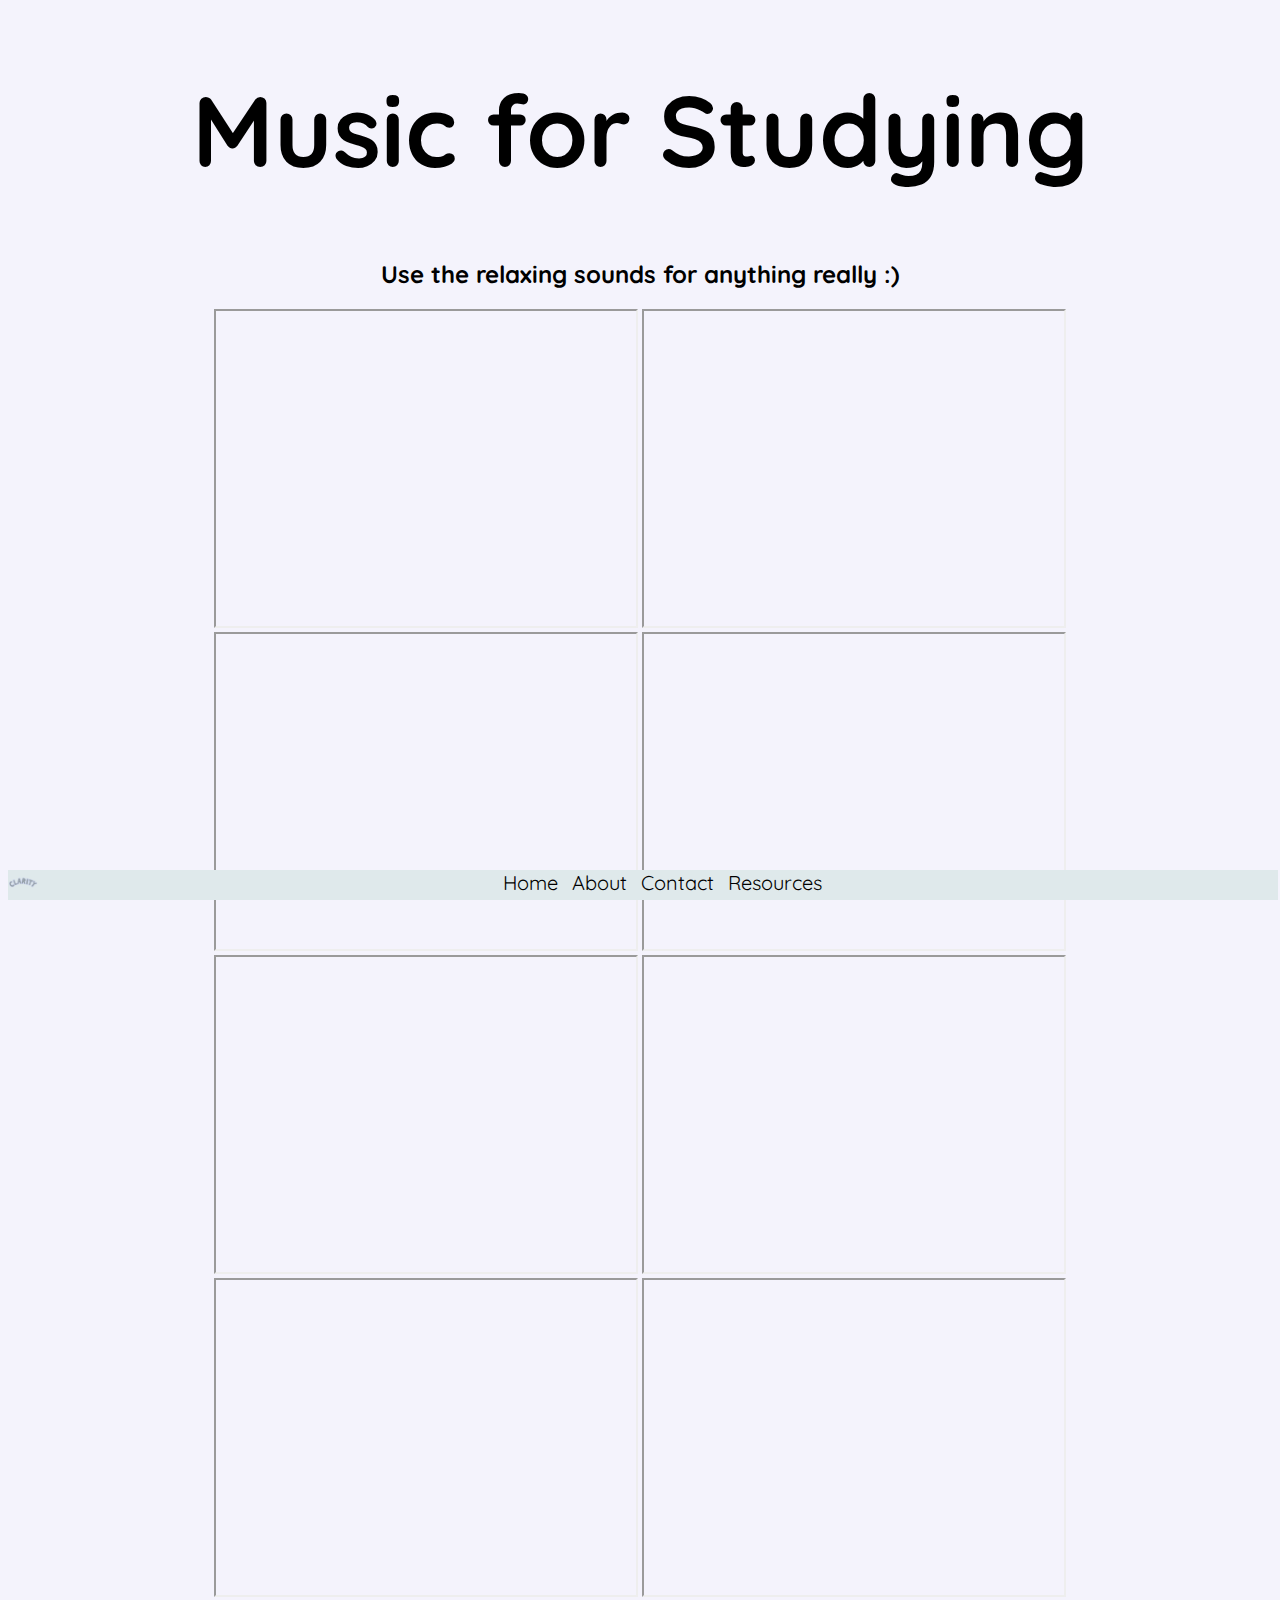
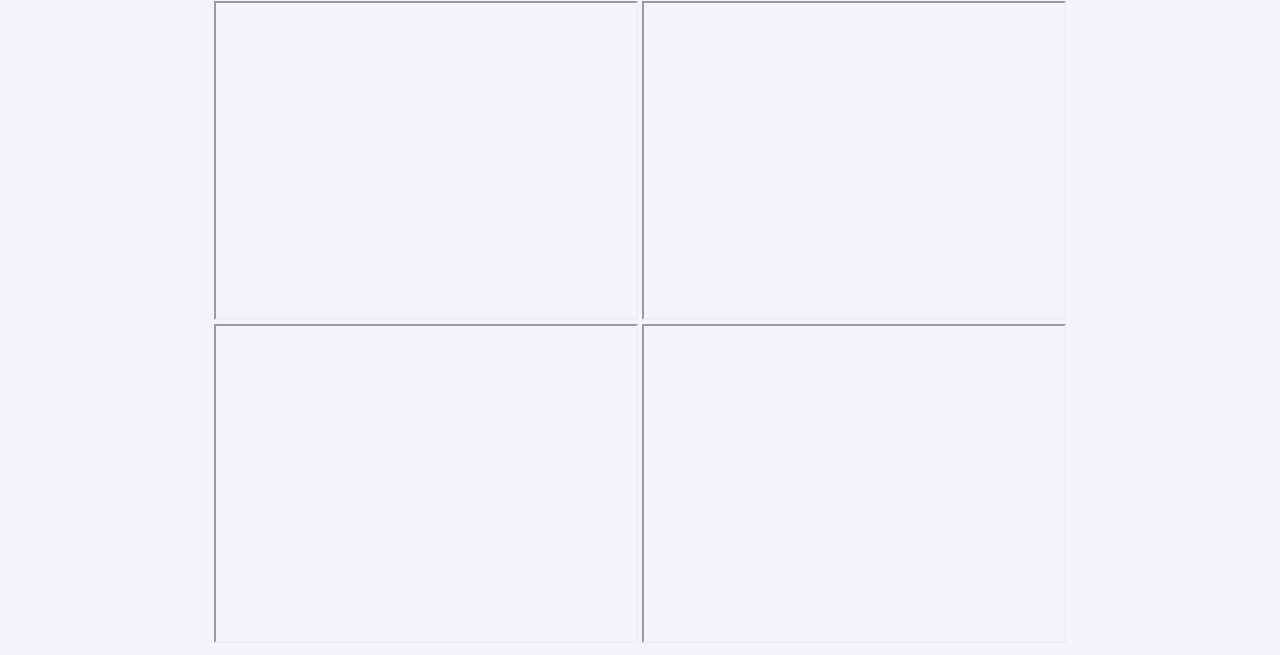
<file: Clarity/sounds.html>
<!DOCTYPE html>
<html>
	<head>
		
		<link rel="stylesheet" href="styles.css">
		<script type="module" src="script.js"></script>
		<title>Sounds for Studying</title>
		
		<link rel="preconnect" href="https://fonts.gstatic.com">
		<link href="https://fonts.googleapis.com/css2?family=Quicksand:wght@300&display=swap" rel="stylesheet">
		
		<link rel="preconnect" href="https://fonts.gstatic.com">
		<link href="https://fonts.googleapis.com/css2?family=Assistant:wght@200&family=Quicksand:wght@300&display=swap" rel="stylesheet">
		
	</head>
	<body>
		<h1>Music for Studying</h1>
		
		<div id="videos">
			<h2>Use the relaxing sounds for anything really :)</h2>
			<iframe width="420" height="315" src="https://www.youtube.com/embed/V1RPi2MYptM"></iframe>
			<iframe width="420" height="315" src="https://www.youtube.com/embed/77ZozI0rw7w"></iframe>
			<iframe width="420" height="315" src="https://www.youtube.com/embed/8plwv25NYRo"></iframe>
			<iframe width="420" height="315" src="https://www.youtube.com/embed/q76bMs-NwRk"></iframe>
			<iframe width="420" height="315" src="https://www.youtube.com/embed/yIQd2Ya0Ziw"></iframe>
			<iframe width="420" height="315" src="https://www.youtube.com/embed/eKFTSSKCzWA"></iframe>
			<iframe width="420" height="315" src="https://www.youtube.com/embed/UgHKb_7884o"></iframe>
			<iframe width="420" height="315" src="https://www.youtube.com/embed/WPni755-Krg"></iframe>
			<iframe width="420" height="315" src="https://www.youtube.com/embed/nDq6TstdEi8"></iframe>
			<iframe width="420" height="315" src="https://www.youtube.com/embed/vPhg6sc1Mk4"></iframe>
			<iframe width="420" height="315" src="https://www.youtube.com/embed/UJZxtO9XNno"></iframe>
			<iframe width="420" height="315" src="https://www.youtube.com/embed/lE6RYpe9IT0"></iframe>
			
		</div>
		
		<div class="navbar">
			<img id="logoInBar" src="logo.jpg" width=30px height=30px>
			<a href="index.html" class="navigationButton">Home</a>
			<a href="about.html" class="navigationButton">About</a>
			<a href="contact.html" class="navigationButton">Contact</a>
			<a href="resources.html" class="navigationButton">Resources</a>
		</div>
		
	</body>
</html>
</file>
<file: Clarity/styles.css>
body {
	background-color: #f4f3fc;
	font-family: 'Quicksand', sans-serif;
}

h1 {
	font-size: 100px;
	text-align: center;
}

.leadings {
	font-size: 30px;
	font-weight: bolder;
}

input {
	display: inline-block;
	margin-right:20px;
	/*margin-left: 750px;*/
	/*text-align: center;*/
} 

#btnAbout {
  background-color: #4CAF50; /* Green */
  border: none;
  color: white;
  padding: 15px 32px;
  text-align: center;
  text-decoration: none;
  display: inline-block;
  font-size: 16px;
}

#heading {
	text-align: center;
}

.options { 
	display: inline-block;
	color: #000000;
}

li {
	
}

#word {
	float: left;
	margin-left: 50px;
	font-size: 30px;
}

#def {
	float: left;
	margin-left: 100px;
	margin-right: 200px;
}

div {
	text-align: center;
}

.navbar {
  background-color: #dfe9eb;
  overflow: hidden;
  position: fixed;
  bottom: 0;
  width: 99.2%;
  height: 30px;
}

.navigationButton {
	color: #000000;
	margin-left: 10px;
	text-align: center;
	font-size: 20px;
}

#logoInBar {
	float: left;
}

a {
	text-decoration: none;
}

#about {
	height: 500px;
	background-color: #FFFFFF;
}

#about h3 {
	font-size: 50px;
	float: left;
	margin-left: 10px;
}

#about p {
	text-align: center;
	float: left;
	padding: 0px 100px;
	font-size: 20px;
}

input[type=text], select, textarea {
	font-family: 'Quicksand', sans-serif;
	font-size: 25px;
	width: 100%;
	height : 200px;
	padding: 12px;
	border: none;
	border: 1px solid #ccc; /* Gray border */
	border-radius: 5px;
	margin-top: 15px; /* Add a top margin */
	margin-bottom: 16px; /* Bottom margin */
	resize: vertical;
}

input {
	font-family: 'Quicksand', sans-serif;
	font-size: 25px;
}


#contact {
	padding-right: 100px;
	padding-left: 100px;
	padding-top: 0px;
	padding-bottom: 50px;
}

#contactstuff {
	height: 500px;
	background-color: #FFFFFF;
}

#contactstuff h3 {
	font-size: 50px;
	float: center;
	margin-left: 10px;
}

#contactstuff p {
	text-align: center;
	float: left;
	padding: 0px 100px;
	font-size: 20px;
}

#contactHeading {
	text-align: center;
	padding-top: 25px;
}

#contactpg {
	padding-right: 100px;
	padding-left: 100px;
	padding-top: 0px;
	padding-bottom: 50px;
}

#contactstuff {
	height: 500px;
	background-color: #FFFFFF;
}

#contactpg h3 {
	font-size: 50px;
	float: center;
	margin-left: 10px;
}

#contactstuff p {
	text-align: center;
	float: left;
	padding: 0px 100px;
	font-size: 20px;
}

#submit {
  background-color: #cecdd4;
  color: white;
  padding: 12px 20px;
  border: none;
  border-radius: 4px;
  cursor: pointer;
}


#someMathTips {
	height: 500px;
	background-color: #FFFFFF;
}

#someMathTips h3 {
	font-size: 50px;
	float: left;
	margin-left: 10px;
}

#someMathTips p {
	text-align: center;
	padding: 200px 100px;
	font-size: 20px;
}

#someMathTips ol {
	padding: 0px 100px;
}
</file>
<file: Clarity/mathStyle.css>
body {
	background-color: #f4f3fc;
	font-family: 'Assistant', sans-serif;
	font-family: 'Quicksand', sans-serif;
}

h1 {
	font-size: 100px;
	text-align: center;
}

.leadings {
	font-size: 30px;
	font-weight: bolder;
}

input {
	display: inline-block;
	margin-right:20px;
	/*margin-left: 750px;*/
	/*text-align: center;*/
} 

#btnAbout {
  background-color: #4CAF50; /* Green */
  border: none;
  color: white;
  padding: 15px 32px;
  text-align: center;
  text-decoration: none;
  display: inline-block;
  font-size: 16px;
}

#heading {
	text-align: center;
}

.options { 
	display: inline-block;
	color: #000000;
}

div {
	text-align: center;
}

.navbar {
  background-color: #dfe9eb;
  overflow: hidden;
  position: fixed;
  bottom: 0;
  width: 100%;
  height: 30px;
}

.navigationButton {
	color: #000000;
	margin-left: 10px;
	text-align: center;
	font-size: 20px;
}

#logoInBar {
	float: left;
}

a {
	text-decoration: none;
}

#someMathTips {
	height: 550px;
	background-color: #FFFFFF;
}

#someMathTips h3 {
	font-size: 50px;
	float: left;
	margin-left: 10px;
}

#someMathTips p {
	text-align: center;
	padding-right: 100px;
	padding-left: 100px;
	padding-top: 200px;
	padding-bottom: 50px;
	font-size: 20px;
}

#someMathTips ol {
	padding: 0px 100px;
}
</file>
